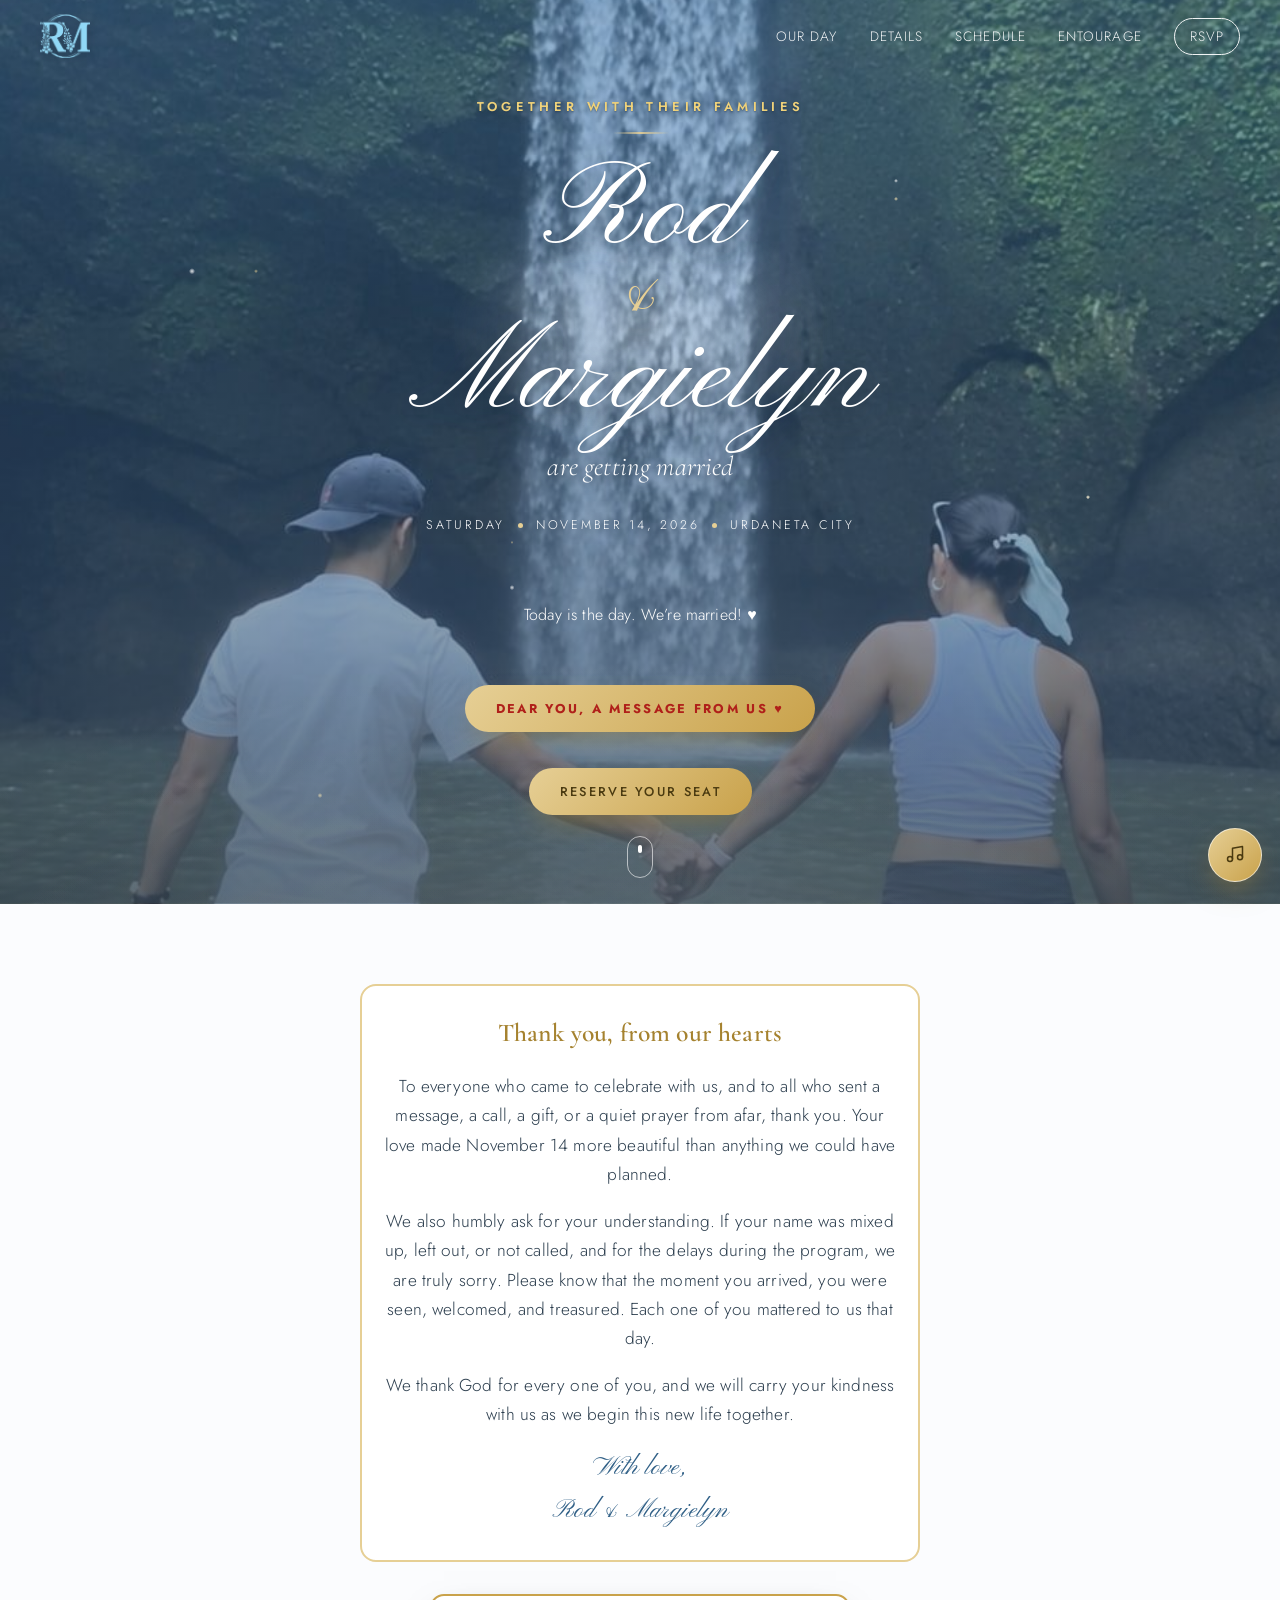
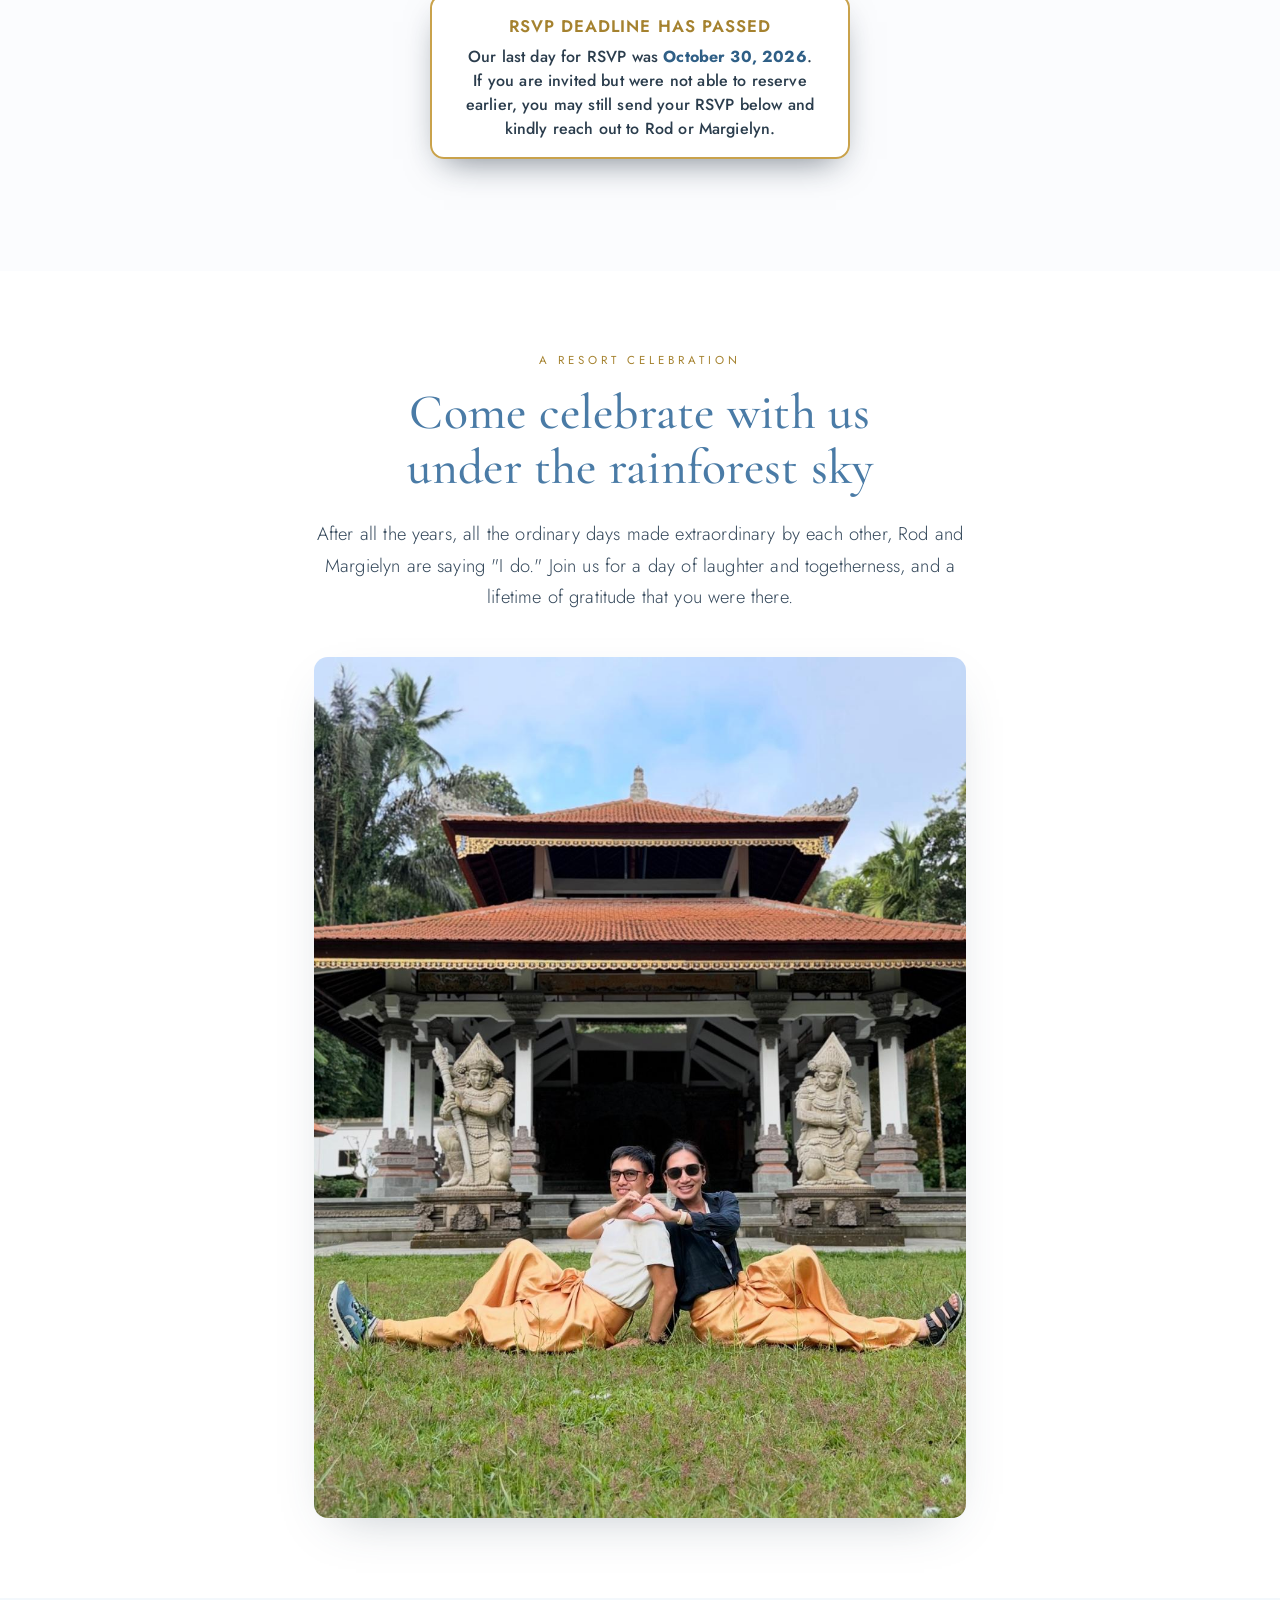
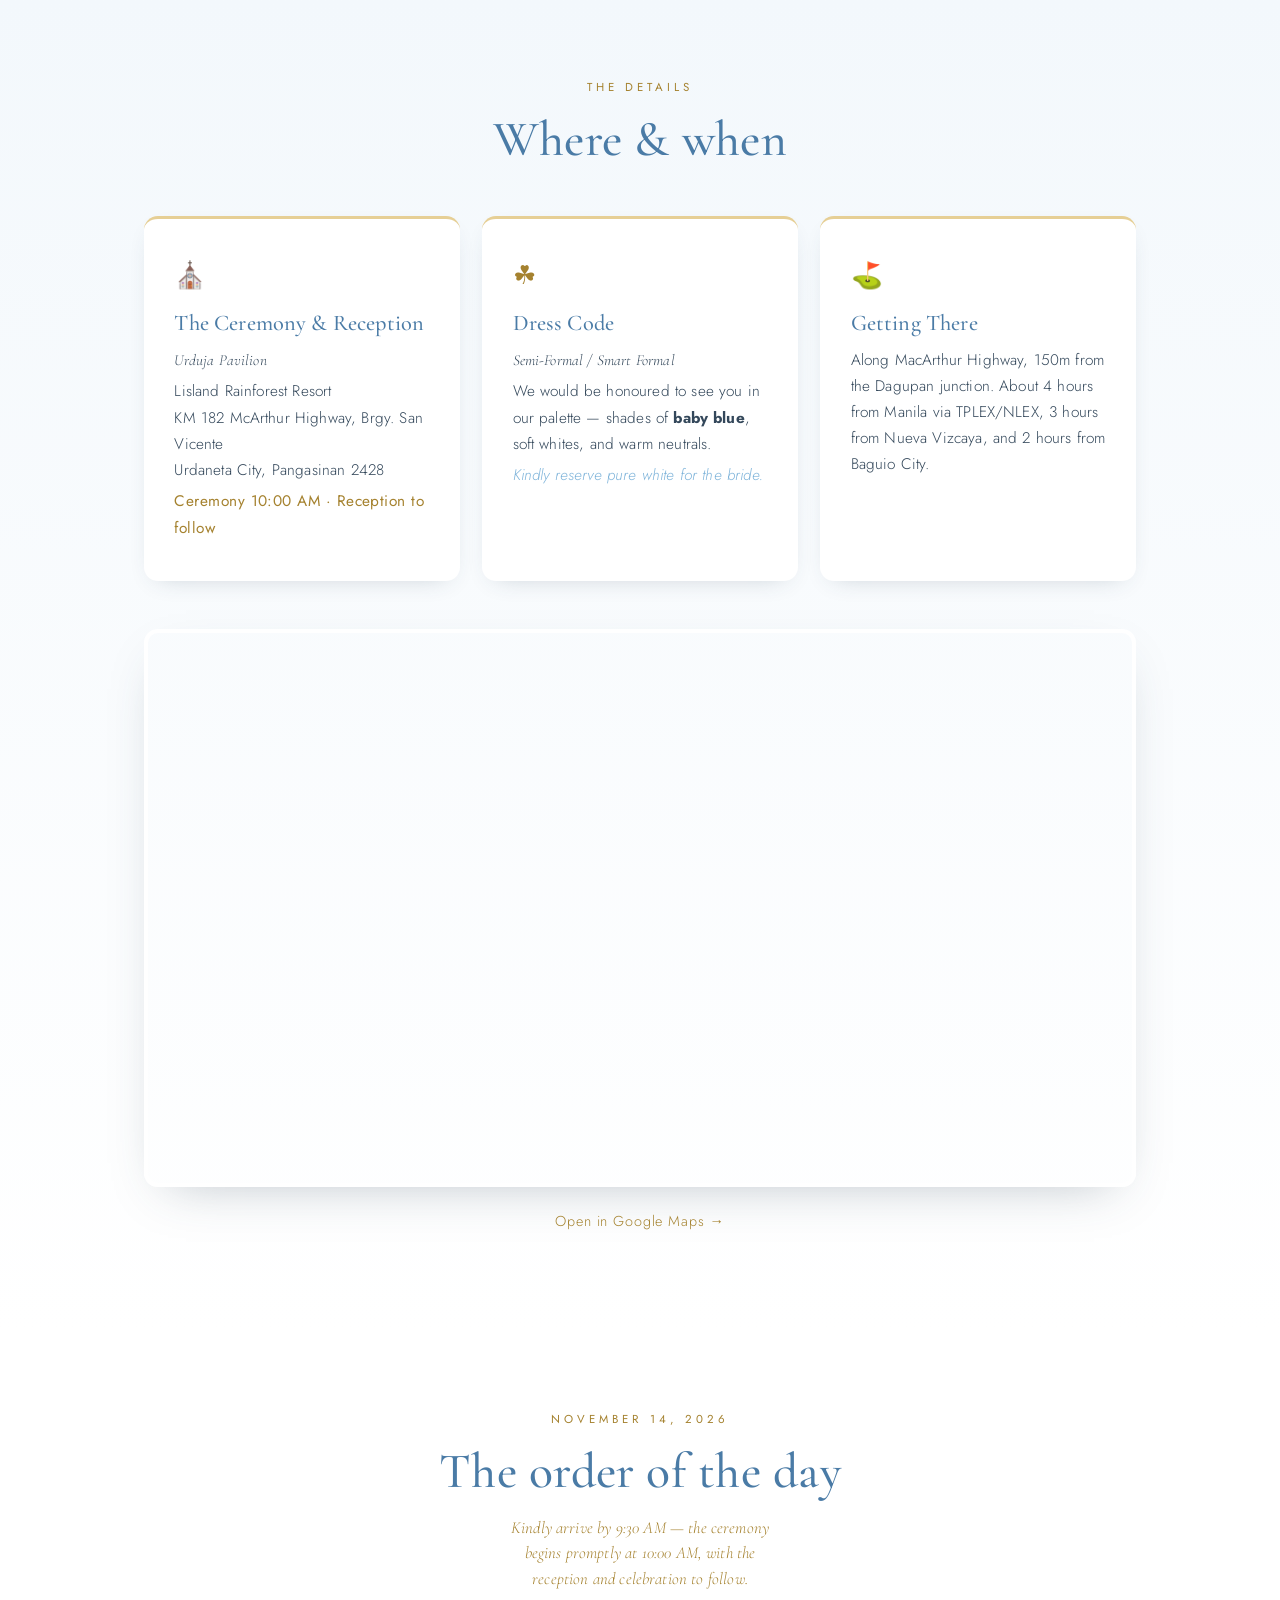
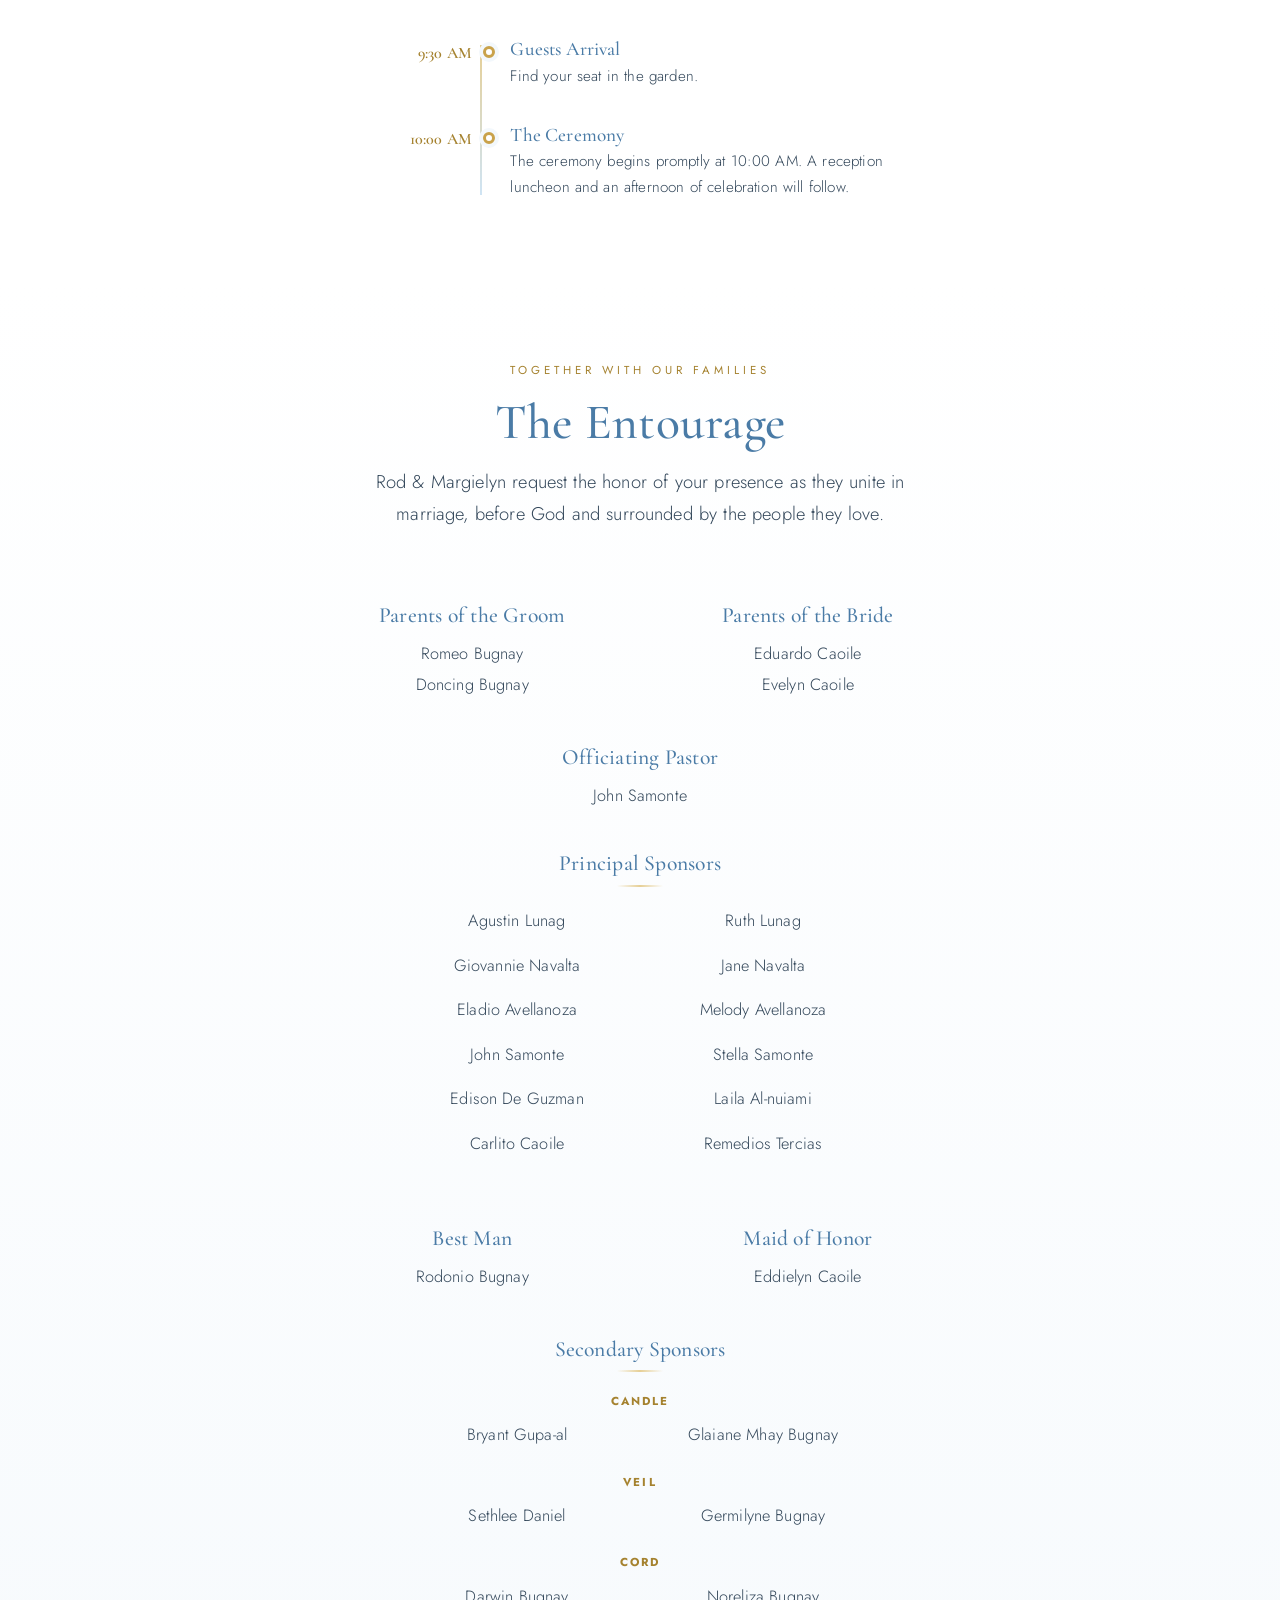
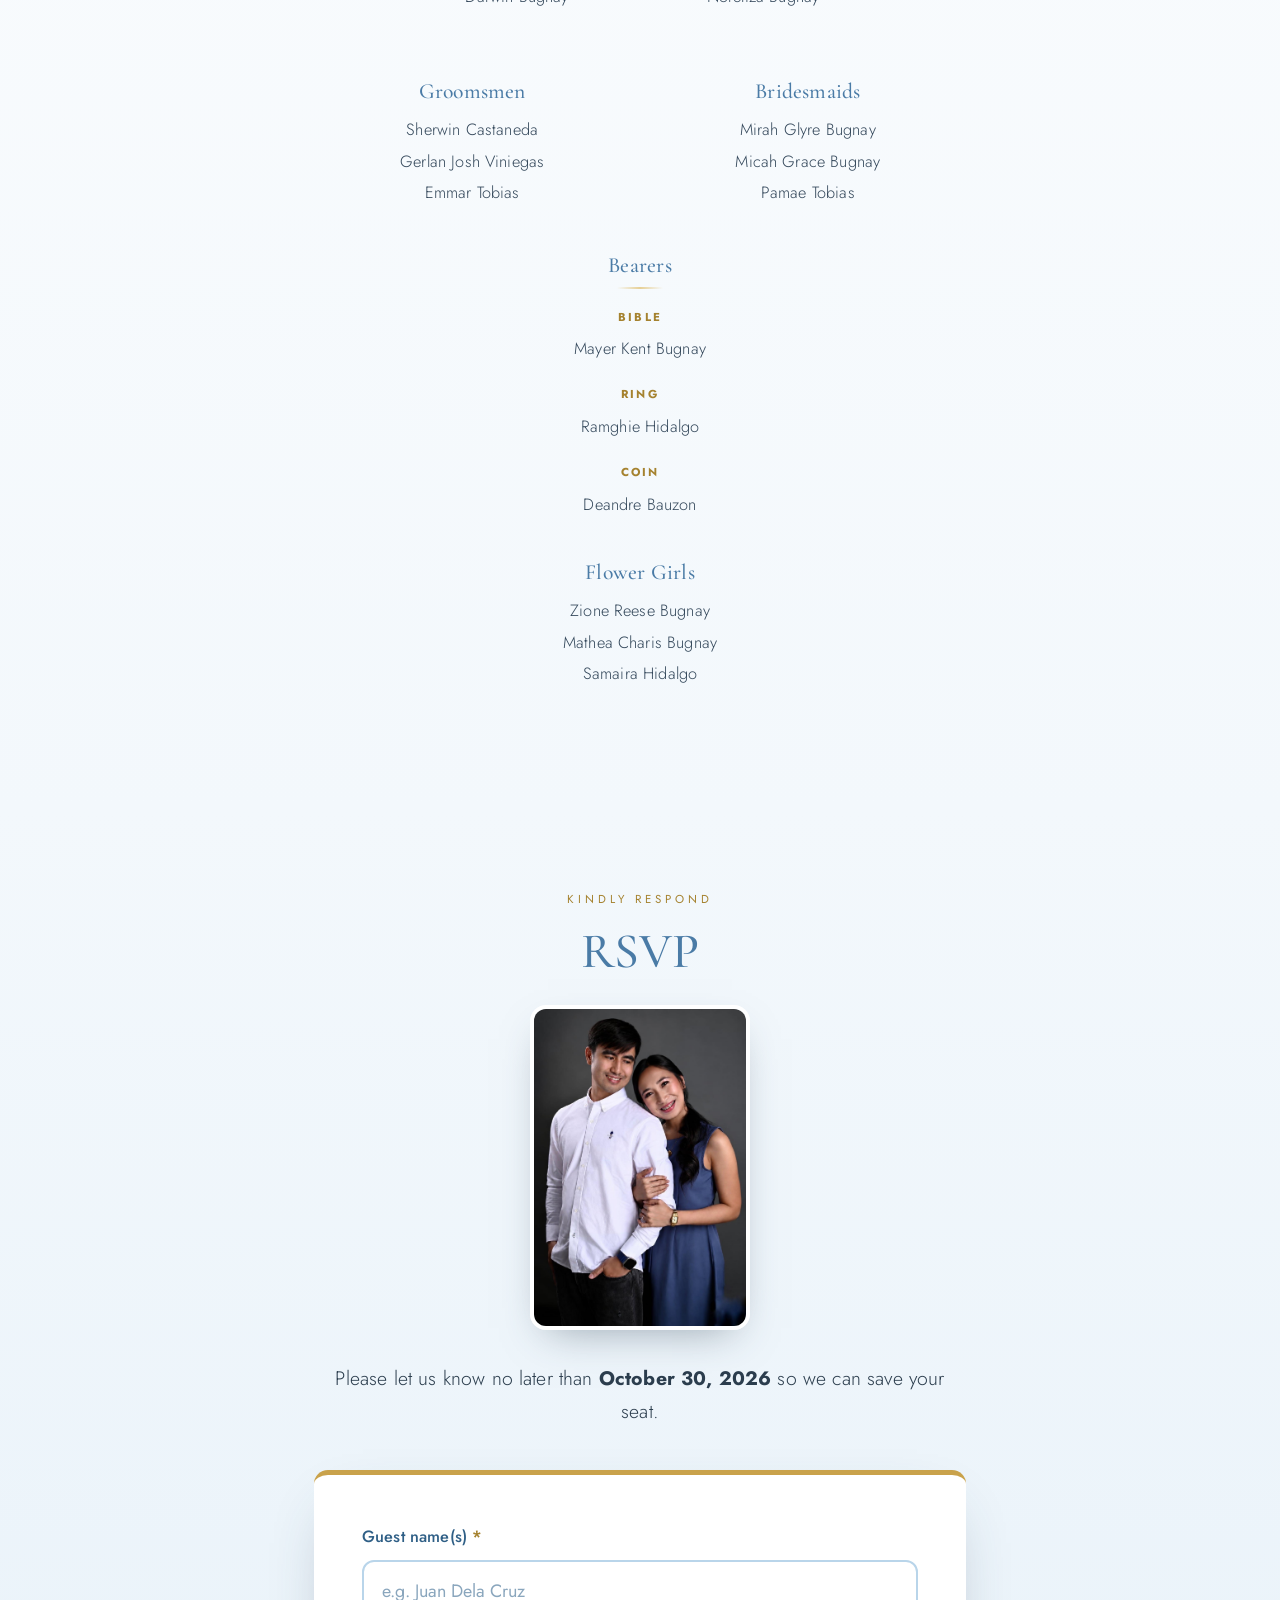
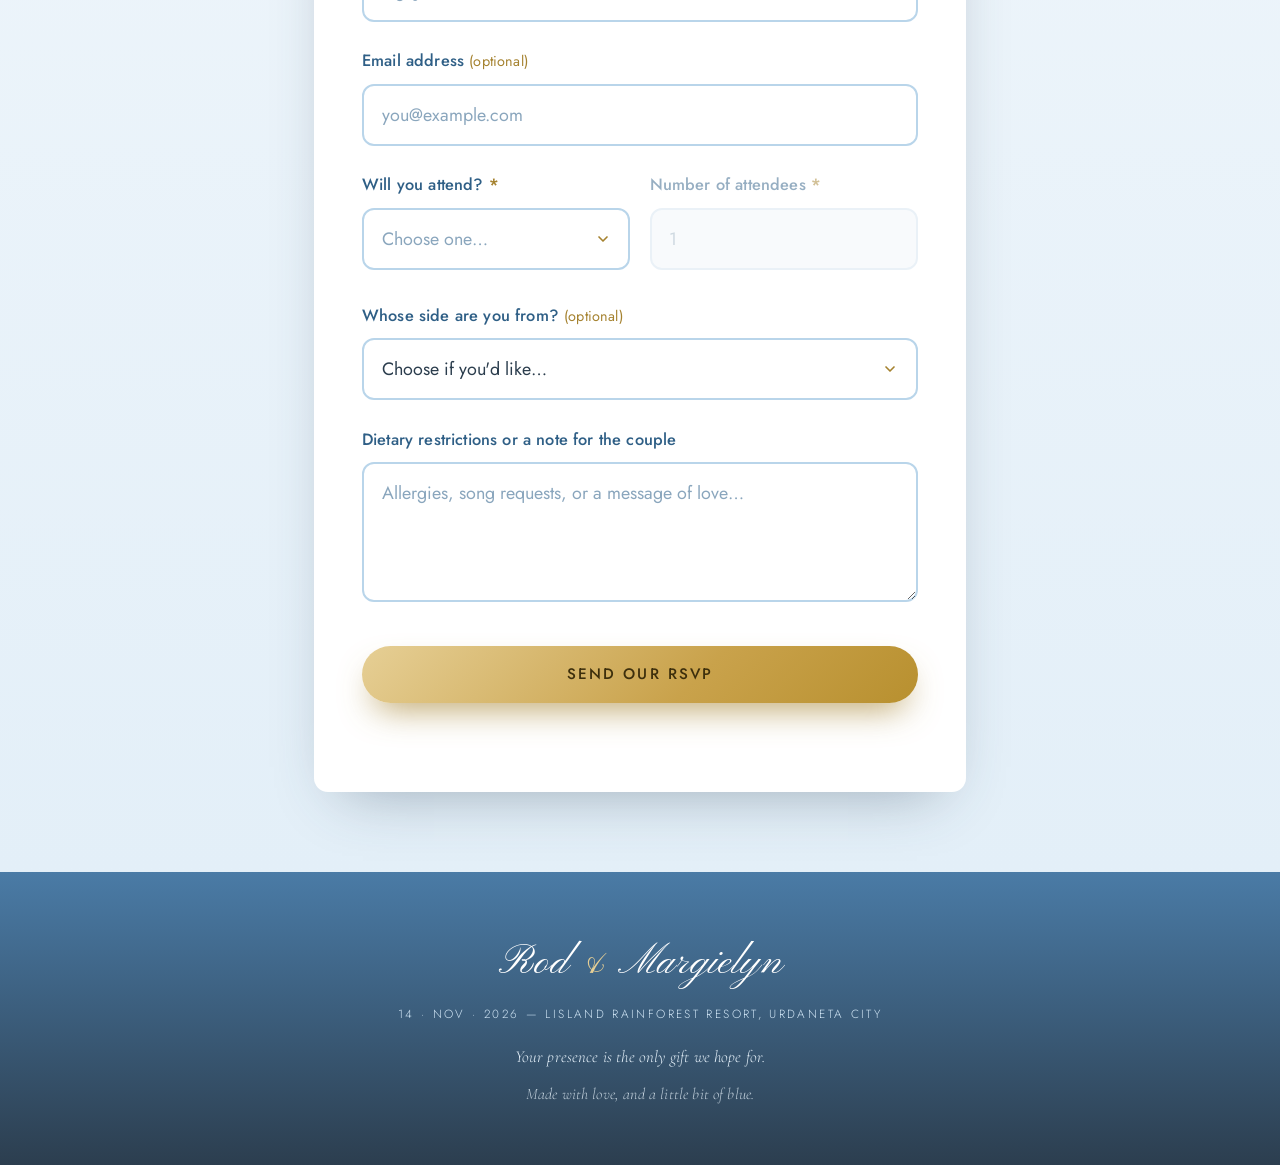
<file: index.html>
<!DOCTYPE html>
<html lang="en">
<head>
  <meta charset="UTF-8" />
  <meta name="viewport" content="width=device-width, initial-scale=1.0" />
  <title>Rod &amp; Margielyn · November 14, 2026</title>
  <meta name="description" content="Rod and Margielyn are getting married at Lisland Rainforest Resort, Urdaneta City — November 14, 2026. RSVP here." />

  <!-- Fonts: Cormorant Garamond (display), Pinyon Script (couple's names), Jost (body) -->
  <link rel="preconnect" href="https://fonts.googleapis.com" />
  <link rel="preconnect" href="https://fonts.gstatic.com" crossorigin />
  <link href="https://fonts.googleapis.com/css2?family=Cormorant+Garamond:ital,wght@0,400;0,500;0,600;1,400&family=Jost:wght@300;400;500&family=Pinyon+Script&display=swap" rel="stylesheet" />

    <link rel="stylesheet" href="styles.css?v=2" />

  <!-- Google Analytics -->
  <script async src="https://www.googletagmanager.com/gtag/js?id=G-Q2QJZC7J0R"></script>
  <script>
    window.dataLayer = window.dataLayer || [];
    function gtag(){dataLayer.push(arguments);}
    gtag('js', new Date());
    gtag('config', 'G-Q2QJZC7J0R');
  </script>

</head>
<body>

  <!-- ============ NAV ============ -->
  <header class="nav" id="nav">
    <a href="#hero" class="nav__brand"><img src="logo.png" alt="Rod & Margielyn" class="nav__logo" /></a>
    <nav class="nav__links" aria-label="Primary">
      <a href="#story">Our Day</a>
      <a href="#details">Details</a>
      <a href="#schedule">Schedule</a>
      <a href="#entourage">Entourage</a>
      <a href="#rsvp" class="nav__cta">RSVP</a>
    </nav>
  </header>

  <!-- ============ HERO ============ -->
  <section class="hero" id="hero">
    <!-- animated "water" layers form the signature backdrop -->
    <div class="hero__water" aria-hidden="true">
      <span class="wave wave--1"></span>
      <span class="wave wave--2"></span>
      <span class="wave wave--3"></span>
      <span class="shimmer"></span>
    </div>

    <div class="hero__inner">
      <p class="hero__eyebrow reveal">Together with their families</p>
      <h1 class="hero__names reveal">
        <span>Rod</span>
        <span class="hero__amp">&amp;</span>
        <span>Margielyn</span>
      </h1>
      <p class="hero__tag reveal">are getting married</p>

      <div class="hero__meta reveal">
        <span>Saturday</span>
        <span class="dot" aria-hidden="true"></span>
        <span>November 14, 2026</span>
        <span class="dot" aria-hidden="true"></span>
        <span>Urdaneta City</span>
      </div>

      <!-- Countdown -->
      <div class="countdown reveal" id="countdown" aria-live="polite">
        <div class="countdown__unit"><span class="countdown__num" data-unit="days">--</span><span class="countdown__label">Days</span></div>
        <div class="countdown__unit"><span class="countdown__num" data-unit="hours">--</span><span class="countdown__label">Hours</span></div>
        <div class="countdown__unit"><span class="countdown__num" data-unit="minutes">--</span><span class="countdown__label">Minutes</span></div>
        <div class="countdown__unit"><span class="countdown__num" data-unit="seconds">--</span><span class="countdown__label">Seconds</span></div>
      </div>

      <a href="#thanks" class="btn btn--gold reveal" style="color:#b0201a; font-weight:700;">Dear you, a message from us &#9829;</a>
      <br /><br />
      <a href="#rsvp" class="btn btn--gold reveal">Reserve your seat</a>
      

    </div>

    <a href="#story" class="hero__scroll" aria-label="Scroll to content"><span></span></a>
  </section>

  <!-- ============ THANK YOU (after the wedding) ============ -->
  <section class="section thanks" id="thanks">
    <div class="container container--narrow center">
        <!-- Thank-you note (after the wedding) -->
        <div class="thanks-note reveal" style="margin:0 auto 2rem;">
          <p class="thanks-note__title">Thank you, from our hearts</p>
          <p>To everyone who came to celebrate with us, and to all who sent a message,
             a call, a gift, or a quiet prayer from afar, thank you. Your love made
             November 14 more beautiful than anything we could have planned.</p>
          <p>We also humbly ask for your understanding. If your name was mixed up,
             left out, or not called, and for the delays during the program, we are
             truly sorry. Please know that the moment you arrived, you were seen,
             welcomed, and treasured. Each one of you mattered to us that day.</p>
          <p>We thank God for every one of you, and we will carry your kindness with us
             as we begin this new life together.</p>
          <p class="thanks-note__sign">With love,<br />Rod &amp; Margielyn</p>
        </div>

        <!-- RSVP closed notice -->
        <div class="rsvp-closed">
          <p class="rsvp-closed__title">RSVP deadline has passed</p>
          <p class="rsvp-closed__text">Our last day for RSVP was <strong>October 30, 2026</strong>.<br />If you are invited but were not able to reserve earlier, you may still send your RSVP below and kindly reach out to Rod or Margielyn.</p>
        </div>
    </div>
  </section>

  <!-- ============ STORY / INTRO ============ -->
  <section class="section story" id="story">
    <div class="container container--narrow center">
      <p class="eyebrow reveal">A resort celebration</p>
      <h2 class="reveal">Come celebrate with us<br />under the rainforest sky</h2>
      <p class="lead reveal">
        After all the years, all the ordinary days made extraordinary by each other,
        Rod and Margielyn are saying "I do." Join us for a day of
        laughter and togetherness, and a lifetime of gratitude that you were there.
      </p>
      <figure class="story__photo reveal">
        <img src="rm2.jpg" alt="Rod and Margielyn" />
      </figure>
    </div>
  </section>

  <!-- ============ DETAILS ============ -->
  <section class="section details" id="details">
    <div class="container">
      <div class="center">
        <p class="eyebrow reveal">The details</p>
        <h2 class="reveal">Where &amp; when</h2>
      </div>

      <div class="details__grid">
        <article class="card reveal">
          <span class="card__icon" aria-hidden="true">&#9962;</span>
          <h3>The Ceremony &amp; Reception</h3>
          <p class="card__place">Urduja Pavilion</p>
          <p>Lisland Rainforest Resort<br />
             KM 182 McArthur Highway, Brgy. San Vicente<br />
             Urdaneta City, Pangasinan 2428</p>
          <p class="card__time">Ceremony 10:00 AM &middot; Reception to follow</p>
        </article>

        <article class="card reveal">
          <span class="card__icon" aria-hidden="true">&#9752;</span>
          <h3>Dress Code</h3>
          <p class="card__place">Semi-Formal / Smart Formal</p>
          <p>We would be honoured to see you in our palette —
             shades of <strong>baby blue</strong>, soft whites, and warm neutrals.</p>
          <p class="card__note">Kindly reserve pure white for the bride.</p>
        </article>

        <article class="card reveal">
          <span class="card__icon" aria-hidden="true">&#9971;</span>
          <h3>Getting There</h3>
          <p>Along MacArthur Highway, 150m from the Dagupan junction.
             About 4 hours from Manila via TPLEX/NLEX, 3 hours from Nueva Vizcaya,
             and 2 hours from Baguio City.</p>
        </article>
      </div>

      <!-- Map -->
      <div class="map reveal">
        <iframe
          title="Map to Lisland Rainforest Resort"
          src="https://www.google.com/maps?q=Lisland%20Rainforest%20Resort%2C%20McArthur%20Highway%2C%20San%20Vicente%2C%20Urdaneta%20City%2C%20Pangasinan&output=embed"
          loading="lazy"
          referrerpolicy="no-referrer-when-downgrade"
          allowfullscreen></iframe>
      </div>
      <p class="center map__link reveal">
        <a href="https://www.google.com/maps/search/?api=1&query=Lisland+Rainforest+Resort+Urdaneta+City" target="_blank" rel="noopener">Open in Google Maps &rarr;</a>
      </p>
    </div>
  </section>

  <!-- ============ SCHEDULE ============ -->
  <section class="section schedule" id="schedule">
    <div class="container container--narrow">
      <div class="center">
        <p class="eyebrow reveal">November 14, 2026</p>
        <h2 class="reveal">The order of the day</h2>
        <p class="schedule__note reveal">Kindly arrive by 9:30 AM — the ceremony begins promptly at 10:00 AM, with the reception and celebration to follow.</p>
      </div>

      <ol class="timeline">
        <li class="timeline__item reveal">
          <span class="timeline__time">9:30 AM</span>
          <div class="timeline__body">
            <h3>Guests Arrival</h3>
            <p>Find your seat in the garden.</p>
          </div>
        </li>
        <li class="timeline__item reveal">
          <span class="timeline__time">10:00 AM</span>
          <div class="timeline__body">
            <h3>The Ceremony</h3>
            <p>The ceremony begins promptly at 10:00 AM. A reception luncheon and an afternoon of celebration will follow.</p>
          </div>
        </li>
      </ol>
    </div>
  </section>

  <!-- ============ ENTOURAGE ============ -->
  <section class="section entourage" id="entourage">
    <div class="container container--narrow">
      <div class="center">
        <p class="eyebrow reveal">Together with our families</p>
        <h2 class="reveal">The Entourage</h2>
        <p class="lead reveal">Rod &amp; Margielyn request the honor of your presence
          as they unite in marriage, before God and surrounded by the people they love.</p>
      </div>

      <!-- Parents -->
      <div class="ent-grid reveal">
        <div class="ent-col">
          <h3 class="ent-role">Parents of the Groom</h3>
          <p>Romeo Bugnay</p>
          <p>Doncing Bugnay</p>
        </div>
        <div class="ent-col">
          <h3 class="ent-role">Parents of the Bride</h3>
          <p>Eduardo Caoile</p>
          <p>Evelyn Caoile</p>
        </div>
      </div>

      <!-- Officiant -->
      <div class="ent-single reveal">
        <h3 class="ent-role">Officiating Pastor</h3>
        <p>John Samonte</p>
      </div>

      <!-- Principal Sponsors -->
      <div class="ent-block reveal">
        <h3 class="ent-role center">Principal Sponsors</h3>
        <div class="ent-pairs">
          <div class="ent-pair"><span>Agustin Lunag</span><span>Ruth Lunag</span></div>
          <div class="ent-pair"><span>Giovannie Navalta</span><span>Jane Navalta</span></div>
          <div class="ent-pair"><span>Eladio Avellanoza</span><span>Melody Avellanoza</span></div>
          <div class="ent-pair"><span>John Samonte</span><span>Stella Samonte</span></div>
          <div class="ent-pair"><span>Edison De Guzman</span><span>Laila Al-nuiami</span></div>
          <div class="ent-pair"><span>Carlito Caoile</span><span>Remedios Tercias</span></div>
        </div>
      </div>

      <!-- Honor attendants -->
      <div class="ent-grid reveal">
        <div class="ent-col">
          <h3 class="ent-role">Best Man</h3>
          <p>Rodonio Bugnay</p>
        </div>
        <div class="ent-col">
          <h3 class="ent-role">Maid of Honor</h3>
          <p>Eddielyn Caoile</p>
        </div>
      </div>

      <!-- Secondary Sponsors -->
      <div class="ent-block reveal">
        <h3 class="ent-role center">Secondary Sponsors</h3>
        <div class="ent-sub">
          <h4 class="ent-subrole">Candle</h4>
          <div class="ent-pair"><span>Bryant Gupa-al</span><span>Glaiane Mhay Bugnay</span></div>
        </div>
        <div class="ent-sub">
          <h4 class="ent-subrole">Veil</h4>
          <div class="ent-pair"><span>Sethlee Daniel</span><span>Germilyne Bugnay</span></div>
        </div>
        <div class="ent-sub">
          <h4 class="ent-subrole">Cord</h4>
          <div class="ent-pair"><span>Darwin Bugnay</span><span>Noreliza Bugnay</span></div>
        </div>
      </div>

      <!-- Groomsmen & Bridesmaids -->
      <div class="ent-grid reveal">
        <div class="ent-col">
          <h3 class="ent-role">Groomsmen</h3>
          <p>Sherwin Castaneda</p>
          <p>Gerlan Josh Viniegas</p>
          <p>Emmar Tobias</p>
        </div>
        <div class="ent-col">
          <h3 class="ent-role">Bridesmaids</h3>
          <p>Mirah Glyre Bugnay</p>
          <p>Micah Grace Bugnay</p>
          <p>Pamae Tobias</p>
        </div>
      </div>

      <!-- Bearers -->
      <div class="ent-block reveal">
        <h3 class="ent-role center">Bearers</h3>
        <div class="ent-sub">
          <h4 class="ent-subrole">Bible</h4>
          <p>Mayer Kent Bugnay</p>
        </div>
        <div class="ent-sub">
          <h4 class="ent-subrole">Ring</h4>
          <p>Ramghie Hidalgo</p>
        </div>
        <div class="ent-sub">
          <h4 class="ent-subrole">Coin</h4>
          <p>Deandre Bauzon</p>
        </div>
      </div>

      <!-- Flower Girls -->
      <div class="ent-single reveal">
        <h3 class="ent-role">Flower Girls</h3>
        <p>Zione Reese Bugnay</p>
        <p>Mathea Charis Bugnay</p>
        <p>Samaira Hidalgo</p>
      </div>
    </div>
  </section>

  <!-- ============ RSVP ============ -->
  <section class="section rsvp" id="rsvp">
    <div class="container container--narrow">
      <div class="center">
        <p class="eyebrow reveal">Kindly respond</p>
        <h2 class="reveal">RSVP</h2>
        <figure class="rsvp__portrait reveal">
          <img src="rsvp-couple.jpg" alt="Rod and Margielyn" />
        </figure>
        <p class="lead reveal">Please let us know no later than <strong>October 30, 2026</strong>
           so we can save your seat.</p>
      </div>
      <form class="rsvp__form reveal" id="rsvpForm" novalidate>
        <div class="field">
          <label for="guestName">Guest name(s) <span aria-hidden="true">*</span></label>
          <input type="text" id="guestName" name="guestName" autocomplete="name"
                    placeholder="e.g. Juan Dela Cruz" required />
          <p class="field__error" data-error-for="guestName"></p>
        </div>

        <div class="field">
          <label for="email">Email address <span class="field__opt">(optional)</span></label>
          <input type="email" id="email" name="email" autocomplete="email"
                 placeholder="you@example.com" />
          <p class="field__error" data-error-for="email"></p>
        </div>

        <div class="field-row">
          <div class="field">
            <label for="attendance">Will you attend? <span aria-hidden="true">*</span></label>
            <select id="attendance" name="attendance" required>
              <option value="" disabled selected>Choose one…</option>
              <option value="Joyfully Accepts">Joyfully accepts</option>
              <option value="Regretfully Declines">Regretfully declines</option>
            </select>
            <p class="field__error" data-error-for="attendance"></p>
          </div>

          <div class="field" id="guestsField">
            <label for="attendees">Number of attendees <span aria-hidden="true">*</span></label>
          <input type="number" id="attendees" name="attendees" min="1" max="10"
                 step="1" inputmode="numeric" value="1" />
            <p class="field__error" data-error-for="attendees"></p>
          </div>
        </div>

        <div class="field">
          <label for="side">Whose side are you from? <span class="field__opt">(optional)</span></label>
          <select id="side" name="side">
            <option value="" selected>Choose if you'd like…</option>
            <option value="Groom">Groom's side</option>
            <option value="Bride">Bride's side</option>
            <option value="Both">Both / Family friend</option>
          </select>
        </div>

        <div class="field">
          <label for="notes">Dietary restrictions or a note for the couple</label>
          <textarea id="notes" name="notes" rows="4"
                    placeholder="Allergies, song requests, or a message of love…"></textarea>
        </div>

        <!-- honeypot: hidden from humans, catches bots -->
        <input type="text" name="_gotcha" tabindex="-1" autocomplete="off"
               class="hp" aria-hidden="true" />

        <button type="submit" class="btn btn--gold btn--block" id="submitBtn">
          Send our RSVP
        </button>

        <p class="rsvp__status" id="formStatus" role="status" aria-live="polite"></p>
      </form>
    </div>
  </section>

  <!-- ============ FOOTER ============ -->
  <footer class="footer">
    <p class="footer__names">Rod <span>&amp;</span> Margielyn</p>
    <p class="footer__date">14 &middot; Nov &middot; 2026 — Lisland Rainforest Resort, Urdaneta City</p>
    <p class="footer__gift">Your presence is the only gift we hope for.</p>
    <p class="footer__love">Made with love, and a little bit of blue.</p>
  </footer>

  <!-- Floating music player -->
  <button id="musicBtn" class="music-btn" aria-label="Play wedding music" title="Play music">
    <span class="music-btn__icon" aria-hidden="true">
      <svg viewBox="0 0 24 24" width="20" height="20" fill="none" stroke="currentColor" stroke-width="1.8" stroke-linecap="round" stroke-linejoin="round">
        <path d="M9 18V5l12-2v13"></path>
        <circle cx="6" cy="18" r="3"></circle>
        <circle cx="18" cy="16" r="3"></circle>
      </svg>
    </span>
    <span class="music-btn__bars" aria-hidden="true"><i></i><i></i><i></i><i></i></span>
  </button>
  <audio id="weddingAudio" loop preload="none">
    <source src="song.m4a" type="audio/mp4">
  </audio>

  <script src="script.js"></script>
</body>
</html>
</file>
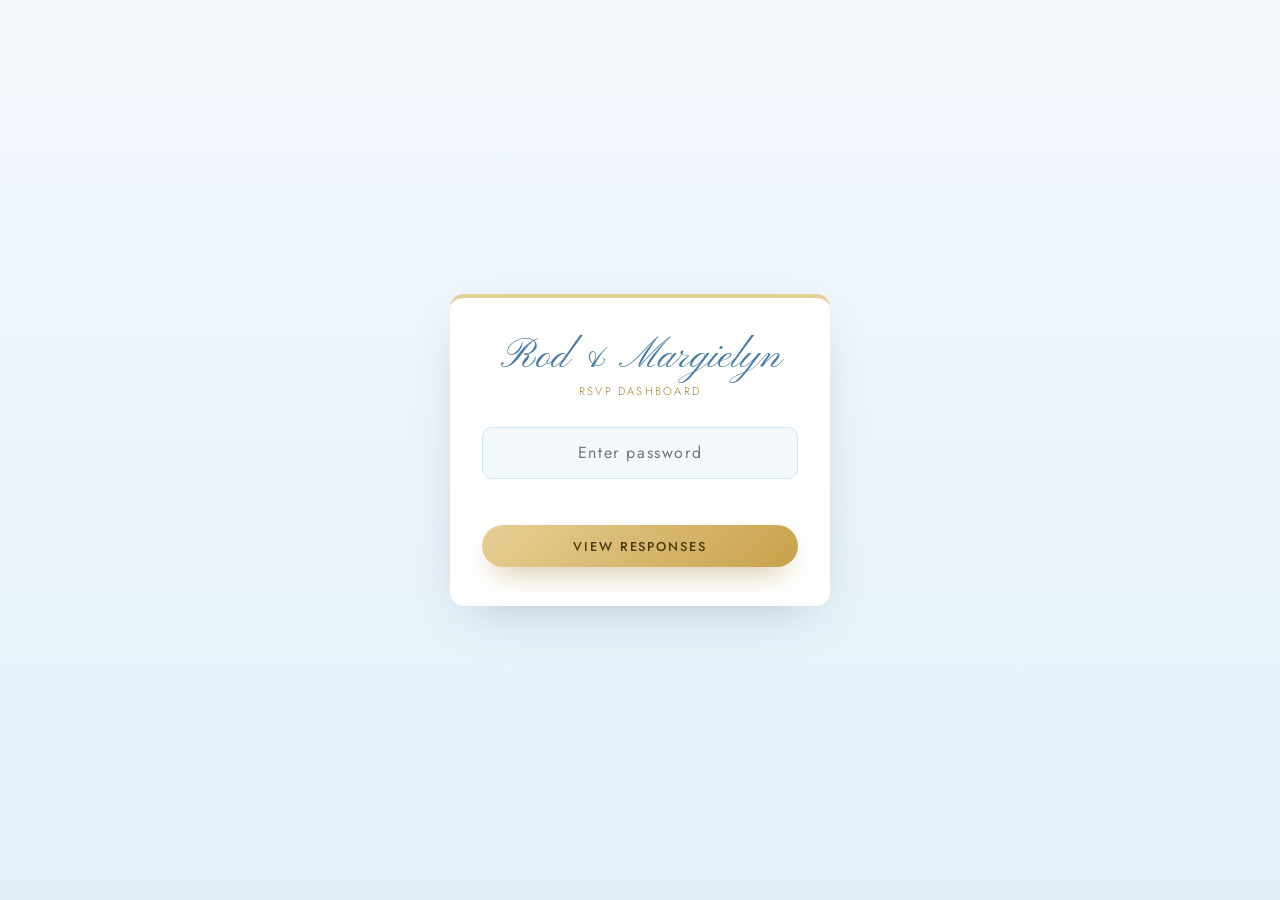
<file: dashboard (2).html>
<!DOCTYPE html>
<html lang="en">
<head>
  <meta charset="UTF-8" />
  <meta name="viewport" content="width=device-width, initial-scale=1.0" />
  <title>RSVP Dashboard · Rod &amp; Margielyn</title>
  <meta name="robots" content="noindex, nofollow" />

  <link rel="preconnect" href="https://fonts.googleapis.com" />
  <link rel="preconnect" href="https://fonts.gstatic.com" crossorigin />
  <link href="https://fonts.googleapis.com/css2?family=Cormorant+Garamond:ital,wght@0,400;0,500;0,600;1,400&family=Jost:wght@300;400;500&family=Pinyon+Script&display=swap" rel="stylesheet" />

  <style>
    /* ---- tokens (match main site) ---- */
    :root{
      --blue-50:#f3f8fc; --blue-100:#e3eff8; --blue-200:#cfe4f4; --blue-300:#a9cfe9;
      --blue-400:#7fb4da; --blue-600:#4a7ba6; --ink:#33475a;
      --white:#fff; --linen:#fbfcfe; --gold:#c9a24b; --gold-soft:#e6cf95; --gold-deep:#a5822f;
      --font-display:"Cormorant Garamond",Georgia,serif;
      --font-script:"Pinyon Script",cursive;
      --font-body:"Jost","Helvetica Neue",Arial,sans-serif;
      --radius:14px; --shadow:0 18px 50px -24px rgba(51,71,90,.35);
      --shadow-sm:0 8px 24px -14px rgba(51,71,90,.3);
    }
    *{box-sizing:border-box}
    body{margin:0;font-family:var(--font-body);font-weight:300;color:var(--ink);
      background:linear-gradient(180deg,var(--blue-50),var(--blue-100));min-height:100vh;line-height:1.6}
    h1,h2,h3{font-family:var(--font-display);color:var(--blue-600);margin:0}
    a{color:var(--gold-deep)}

    /* ---- gate ---- */
    .gate{min-height:100vh;display:grid;place-items:center;padding:1.5rem}
    .gate__card{background:var(--white);border-radius:var(--radius);box-shadow:var(--shadow);
      border-top:4px solid var(--gold-soft);padding:2.4rem 2rem;max-width:380px;width:100%;text-align:center}
    .gate__names{font-family:var(--font-script);font-size:2.6rem;color:var(--blue-600);line-height:1;margin-bottom:.3rem}
    .gate__sub{text-transform:uppercase;letter-spacing:.2em;font-size:.7rem;color:var(--gold-deep);margin-bottom:1.6rem}
    .gate input{width:100%;padding:.85rem 1rem;font-size:1rem;font-family:var(--font-body);
      border:1.5px solid var(--blue-200);border-radius:10px;background:var(--blue-50);text-align:center;letter-spacing:.1em}
    .gate input:focus{outline:none;border-color:var(--gold);background:var(--white);box-shadow:0 0 0 4px rgba(201,162,75,.15)}
    .gate__err{color:#c0574f;font-size:.85rem;min-height:1.1rem;margin:.6rem 0 0}
    .btn{display:inline-block;cursor:pointer;border:none;font-family:var(--font-body);font-size:.8rem;
      font-weight:500;text-transform:uppercase;letter-spacing:.15em;padding:.9em 2em;border-radius:100px;
      background:linear-gradient(135deg,var(--gold-soft),var(--gold));color:#4a3a10;
      box-shadow:0 12px 30px -12px rgba(165,130,47,.7);transition:transform .2s,box-shadow .2s;margin-top:1.2rem;width:100%}
    .btn:hover{transform:translateY(-2px)}

    /* ---- dashboard ---- */
    .dash{display:none;max-width:1000px;margin:0 auto;padding:1.5rem 1.1rem 4rem}
    .dash.is-on{display:block}
    .dash__head{text-align:center;padding:1.6rem 0 1.2rem}
    .dash__names{font-family:var(--font-script);font-size:2.6rem;color:var(--blue-600);line-height:1}
    .dash__title{text-transform:uppercase;letter-spacing:.25em;font-size:.72rem;color:var(--gold-deep);margin-top:.2rem}

    .stats{display:grid;grid-template-columns:repeat(auto-fit,minmax(150px,1fr));gap:.9rem;margin-bottom:1.4rem}
    .stat{background:var(--white);border-radius:var(--radius);box-shadow:var(--shadow-sm);
      border-top:3px solid var(--gold-soft);padding:1.3rem 1rem;text-align:center}
    .stat__num{font-family:var(--font-display);font-weight:600;font-size:2.6rem;color:var(--blue-600);line-height:1}
    .stat__label{text-transform:uppercase;letter-spacing:.12em;font-size:.66rem;color:var(--gold-deep);margin-top:.4rem}
    .stat--accept .stat__num{color:#3f8f6b}
    .stat--decline .stat__num{color:#b98a8a}

    .toolbar{display:flex;flex-wrap:wrap;gap:.6rem;align-items:center;justify-content:space-between;margin-bottom:.9rem}
    .toolbar input{flex:1;min-width:160px;padding:.7rem .9rem;border:1.5px solid var(--blue-200);
      border-radius:10px;background:var(--white);font-family:var(--font-body);font-size:.95rem}
    .toolbar input:focus{outline:none;border-color:var(--gold)}
    .toolbar__btns{display:flex;gap:.5rem}
    .chip{cursor:pointer;border:1px solid var(--blue-200);background:var(--white);border-radius:100px;
      padding:.5em 1em;font-size:.78rem;font-family:var(--font-body);color:var(--ink);white-space:nowrap}
    .chip.is-active{background:var(--blue-600);color:var(--white);border-color:var(--blue-600)}

    .tablewrap{background:var(--white);border-radius:var(--radius);box-shadow:var(--shadow-sm);overflow-x:auto;-webkit-overflow-scrolling:touch;}
    .tablewrap table{min-width:640px;}
    table{width:100%;border-collapse:collapse;font-size:.9rem}
    th,td{text-align:left;padding:.85rem .9rem;border-bottom:1px solid var(--blue-100);vertical-align:top}
    th{background:var(--blue-50);font-family:var(--font-body);font-weight:500;text-transform:uppercase;
      letter-spacing:.06em;font-size:.68rem;color:var(--blue-600)}
    tr:last-child td{border-bottom:none}
    .tag{display:inline-block;padding:.2em .7em;border-radius:100px;font-size:.72rem;white-space:nowrap}
    .tag--yes{background:#e5f3ec;color:#2f7d5b}
    .tag--no{background:#f6ecec;color:#a86a6a}
    .muted{color:var(--blue-400)}
    .status{text-align:center;padding:2rem 1rem;color:var(--blue-400)}
    .refresh{cursor:pointer;color:var(--gold-deep);font-size:.82rem;text-decoration:none;letter-spacing:.05em}
    .foot{text-align:center;margin-top:1.4rem;font-size:.78rem;color:var(--blue-400)}
    .foot a{cursor:pointer}
    @media (max-width:560px){
      .dash__names{font-size:2.2rem}
      table{font-size:.86rem}
      th,td{padding:.6rem .55rem}
      .allot-input{width:56px;}
    }
      /* Allotment editable box */
    .allot-input{ width:64px; padding:.45rem .5rem; font-size:.95rem; text-align:center;
      border:1.5px solid var(--blue-200); border-radius:8px; background:var(--blue-50);
      color:var(--ink); font-family:var(--font-body); }
    .allot-input:focus{ outline:none; border-color:var(--gold); background:#fff;
      box-shadow:0 0 0 3px rgba(201,162,75,.18); }
    .allot-input.saved{ border-color:#3f8f6b; background:#eef7f1; }
  </style>
</head>
<body>

  <!-- ============ PASSWORD GATE ============ -->
  <div class="gate" id="gate">
    <div class="gate__card">
      <div class="gate__names">Rod &amp; Margielyn</div>
      <div class="gate__sub">RSVP Dashboard</div>
      <input type="password" id="pw" placeholder="Enter password" autocomplete="off" />
      <p class="gate__err" id="pwErr"></p>
      <button class="btn" id="enterBtn">View responses</button>
    </div>
  </div>

  <!-- ============ DASHBOARD ============ -->
  <div class="dash" id="dash">
    <div class="dash__head">
      <div class="dash__names">Rod &amp; Margielyn</div>
      <div class="dash__title">RSVP Dashboard</div>
    </div>

    <div class="stats">
      <div class="stat stat--accept"><div class="stat__num" id="sAttending">–</div><div class="stat__label">of 200 Seats Filled</div></div>
      <div class="stat"><div class="stat__num" id="sAllotted">–</div><div class="stat__label">of 200 Seats Allotted</div></div>
      <div class="stat"><div class="stat__num" id="sParties">–</div><div class="stat__label">Responses (Yes)</div></div>
      <div class="stat stat--decline"><div class="stat__num" id="sDeclined">–</div><div class="stat__label">Declined</div></div>
      <div class="stat"><div class="stat__num" id="sTotal">–</div><div class="stat__label">Total Replies</div></div>
    </div>

    <div class="toolbar">
      <input type="text" id="search" placeholder="Search a name…" />
      <div class="toolbar__btns">
        <button class="chip is-active" data-filter="all">All</button>
        <button class="chip" data-filter="yes">Attending</button>
        <button class="chip" data-filter="no">Declined</button>
      </div>
    </div>

    <div class="tablewrap">
      <table>
        <thead>
          <tr>
            <th>Name(s)</th>
            <th>Status</th>
            <th>Guests</th>
            <th>Allotted</th>
            <th class="col-email">Email</th>
            <th>Notes</th>
          </tr>
        </thead>
        <tbody id="rows">
          <tr><td colspan="6" class="status" id="loadingRow">Loading responses…</td></tr>
        </tbody>
      </table>
    </div>

    <p class="foot">
      <a class="refresh" id="refresh">↻ Refresh</a> &nbsp;·&nbsp;
      <a class="foot" id="logout">Lock dashboard</a>
    </p>
  </div>

  <script>
  (function(){
    "use strict";

    /* =====================================================
       CONFIG — edit these two values
       ===================================================== */
    // 1) The SAME Google Apps Script /exec URL used by the RSVP form
    var ENDPOINT = "https://script.google.com/macros/s/AKfycbwfu2KVJLzcZcZa3IJs7At3_P9hcy_CIXdCEIeIGKA2PJCC1PL6em_MOe4quDbV2tvZww/exec";
    // 2) Your dashboard password (note: this is light protection, not bank-grade)
    var PASSWORD = "rodm1114";
    /* ===================================================== */

    var allRows = [];
    var activeFilter = "all";

    // ---- gate ----
    var gate = document.getElementById("gate");
    var dash = document.getElementById("dash");
    var pw = document.getElementById("pw");
    var pwErr = document.getElementById("pwErr");

    function unlock(){
      if(pw.value === PASSWORD){
        sessionStorage.setItem("rm_ok","1");
        gate.style.display="none";
        dash.classList.add("is-on");
        loadData();
      } else {
        pwErr.textContent = "Incorrect password. Try again.";
        pw.value=""; pw.focus();
      }
    }
    document.getElementById("enterBtn").addEventListener("click", unlock);
    pw.addEventListener("keydown", function(e){ if(e.key==="Enter") unlock(); });

    // stay unlocked while the tab is open
    if(sessionStorage.getItem("rm_ok")==="1"){
      gate.style.display="none"; dash.classList.add("is-on"); loadData();
    }

    document.getElementById("logout").addEventListener("click", function(){
      sessionStorage.removeItem("rm_ok"); location.reload();
    });
    document.getElementById("refresh").addEventListener("click", loadData);

    // ---- fetch data from Apps Script (GET returns JSON) ----
    function loadData(){
      var body = document.getElementById("rows");
      body.innerHTML = '<tr><td colspan="6" class="status">Loading responses…</td></tr>';
      fetch(ENDPOINT + "?action=list")
        .then(function(r){ return r.json(); })
        .then(function(data){
          allRows = Array.isArray(data) ? data : (data.rows || []);
          render();
        })
        .catch(function(err){
          body.innerHTML = '<tr><td colspan="6" class="status">Couldn\u2019t load responses. Check the endpoint URL, then tap Refresh.</td></tr>';
          console.error(err);
        });
    }

    // ---- filters ----
    document.querySelectorAll(".chip").forEach(function(c){
      c.addEventListener("click", function(){
        document.querySelectorAll(".chip").forEach(function(x){x.classList.remove("is-active");});
        c.classList.add("is-active");
        activeFilter = c.getAttribute("data-filter");
        render();
      });
    });
    document.getElementById("search").addEventListener("input", render);

    // Save allotment when an allotted box changes (writes back to the sheet)
    document.getElementById("rows").addEventListener("change", function(e){
      var el = e.target;
      if (!el.classList || !el.classList.contains("allot-input")) return;
      var row = el.getAttribute("data-row");
      var val = el.value;
      // reflect locally so the total updates instantly
      allRows.forEach(function(r){ if (String(r.row)===String(row)) r.allotted = val; });
      render();
      // persist to the sheet (fire-and-forget, no-cors)
      var body = new URLSearchParams({ action:"setAllotment", row:row, allotted:val }).toString();
      fetch(ENDPOINT, { method:"POST", mode:"no-cors",
        headers:{ "Content-Type":"application/x-www-form-urlencoded" }, body:body })
        .then(function(){ el.classList.add("saved"); setTimeout(function(){ el.classList.remove("saved"); }, 900); })
        .catch(function(err){ console.error(err); });
    });

    function isYes(v){ return String(v||"").toLowerCase().indexOf("accept")>-1 || String(v||"").toLowerCase()==="yes"; }

    function render(){
      var q = document.getElementById("search").value.trim().toLowerCase();
      var body = document.getElementById("rows");

      // stats
      var attendingGuests=0, yesParties=0, declined=0;
      allRows.forEach(function(r){
        if(isYes(r.attendance)){ yesParties++; attendingGuests += (parseInt(r.attendees,10)||0); }
        else { declined++; }
      });
      var attEl = document.getElementById("sAttending");
      attEl.textContent = attendingGuests + " / 200";
      if (attendingGuests >= 200)      attEl.style.color = "#c0574f";
      else if (attendingGuests >= 180) attEl.style.color = "#c9a24b";
      else                             attEl.style.color = "#3f8f6b";
      // total of all allotted numbers, against 200
      var allottedTotal = 0;
      allRows.forEach(function(r){ allottedTotal += (parseInt(r.allotted,10)||0); });
      var alEl = document.getElementById("sAllotted");
      if (alEl){
        alEl.textContent = allottedTotal + " / 200";
        if (allottedTotal >= 200)      alEl.style.color = "#c0574f";
        else if (allottedTotal >= 180) alEl.style.color = "#c9a24b";
        else                           alEl.style.color = "#3f8f6b";
      }
      document.getElementById("sParties").textContent = yesParties;
      document.getElementById("sDeclined").textContent = declined;
      document.getElementById("sTotal").textContent = allRows.length;

      // rows (newest first)
      var list = allRows.slice().reverse().filter(function(r){
        var yes = isYes(r.attendance);
        if(activeFilter==="yes" && !yes) return false;
        if(activeFilter==="no" && yes) return false;
        if(q && String(r.guestName||"").toLowerCase().indexOf(q)===-1) return false;
        return true;
      });

      if(!list.length){
        body.innerHTML = '<tr><td colspan="6" class="status">No responses yet.</td></tr>';
        return;
      }

      body.innerHTML = list.map(function(r){
        var yes = isYes(r.attendance);
        var tag = yes ? '<span class="tag tag--yes">Attending</span>' : '<span class="tag tag--no">Declined</span>';
        var guests = yes ? (r.attendees||"—") : "—";
        var notes = r.notes ? escapeHtml(r.notes) : '<span class="muted">—</span>';
        return "<tr>"
          + "<td>"+escapeHtml(r.guestName||"—")+"</td>"
          + "<td>"+tag+"</td>"
          + "<td>"+escapeHtml(String(guests))+"</td>"
          + '<td><input class="allot-input" type="number" min="0" max="20" inputmode="numeric" '
              + 'value="'+escapeHtml(String(r.allotted||""))+'" '
              + 'data-row="'+escapeHtml(String(r.row||""))+'" placeholder="–"></td>'
          + '<td class="col-email">'+escapeHtml(r.email||"—")+"</td>"
          + "<td>"+notes+"</td>"
          + "</tr>";
      }).join("");
    }

    function escapeHtml(s){
      return String(s).replace(/[&<>"']/g,function(c){
        return {"&":"&amp;","<":"&lt;",">":"&gt;",'"':"&quot;","'":"&#39;"}[c];
      });
    }
  })();
  </script>
</body>
</html>
</file>
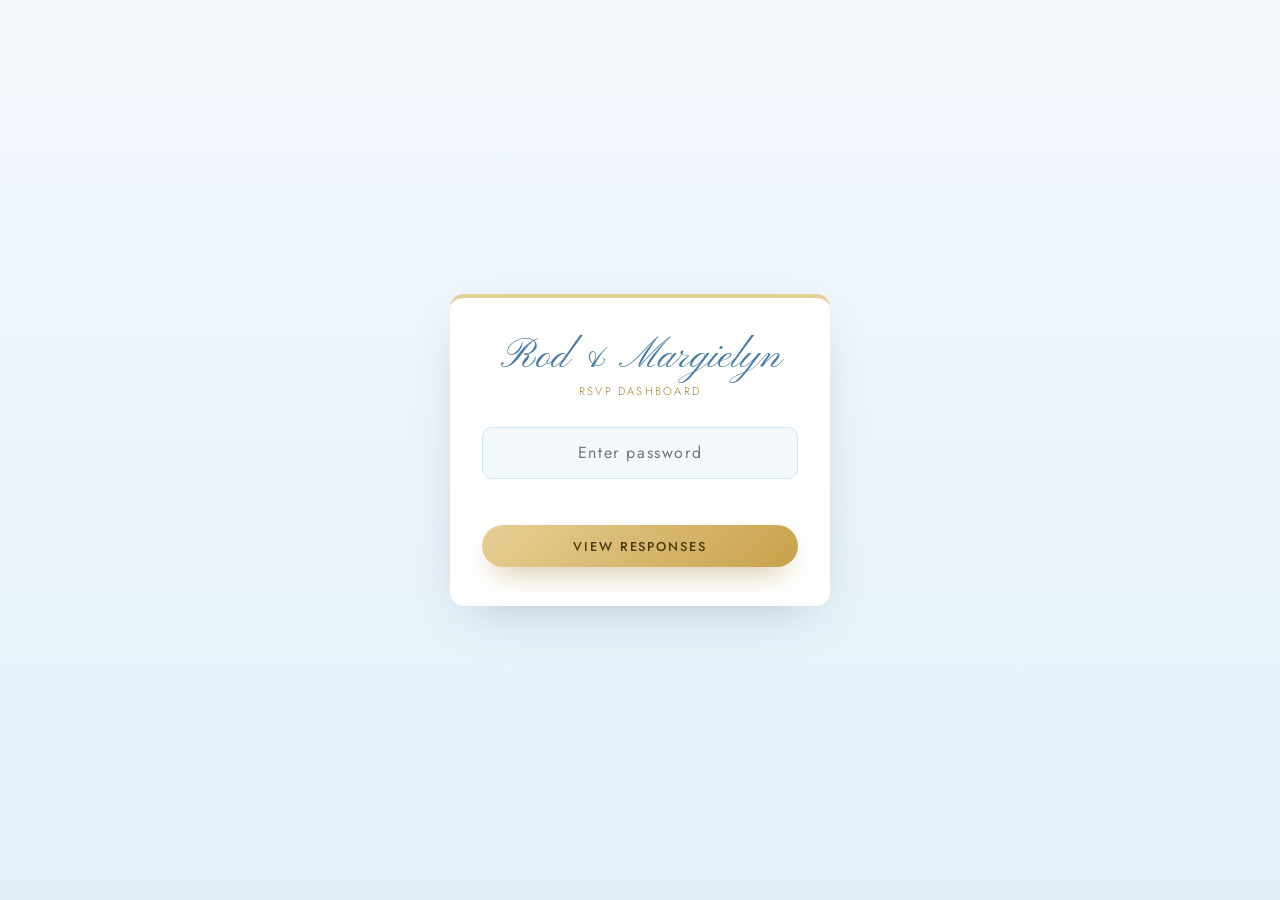
<file: dashboard.html>
<!DOCTYPE html>
<html lang="en">
<head>
  <meta charset="UTF-8" />
  <meta name="viewport" content="width=device-width, initial-scale=1.0" />
  <title>RSVP Dashboard · Rod &amp; Margielyn</title>
  <meta name="robots" content="noindex, nofollow" />

  <link rel="preconnect" href="https://fonts.googleapis.com" />
  <link rel="preconnect" href="https://fonts.gstatic.com" crossorigin />
  <link href="https://fonts.googleapis.com/css2?family=Cormorant+Garamond:ital,wght@0,400;0,500;0,600;1,400&family=Jost:wght@300;400;500&family=Pinyon+Script&display=swap" rel="stylesheet" />

  <style>
    /* ---- tokens (match main site) ---- */
    :root{
      --blue-50:#f3f8fc; --blue-100:#e3eff8; --blue-200:#cfe4f4; --blue-300:#a9cfe9;
      --blue-400:#7fb4da; --blue-600:#4a7ba6; --ink:#33475a;
      --white:#fff; --linen:#fbfcfe; --gold:#c9a24b; --gold-soft:#e6cf95; --gold-deep:#a5822f;
      --font-display:"Cormorant Garamond",Georgia,serif;
      --font-script:"Pinyon Script",cursive;
      --font-body:"Jost","Helvetica Neue",Arial,sans-serif;
      --radius:14px; --shadow:0 18px 50px -24px rgba(51,71,90,.35);
      --shadow-sm:0 8px 24px -14px rgba(51,71,90,.3);
    }
    *{box-sizing:border-box}
    body{margin:0;font-family:var(--font-body);font-weight:300;color:var(--ink);
      background:linear-gradient(180deg,var(--blue-50),var(--blue-100));min-height:100vh;line-height:1.6}
    h1,h2,h3{font-family:var(--font-display);color:var(--blue-600);margin:0}
    a{color:var(--gold-deep)}

    /* ---- gate ---- */
    .gate{min-height:100vh;display:grid;place-items:center;padding:1.5rem}
    .gate__card{background:var(--white);border-radius:var(--radius);box-shadow:var(--shadow);
      border-top:4px solid var(--gold-soft);padding:2.4rem 2rem;max-width:380px;width:100%;text-align:center}
    .gate__names{font-family:var(--font-script);font-size:2.6rem;color:var(--blue-600);line-height:1;margin-bottom:.3rem}
    .gate__sub{text-transform:uppercase;letter-spacing:.2em;font-size:.7rem;color:var(--gold-deep);margin-bottom:1.6rem}
    .gate input{width:100%;padding:.85rem 1rem;font-size:1rem;font-family:var(--font-body);
      border:1.5px solid var(--blue-200);border-radius:10px;background:var(--blue-50);text-align:center;letter-spacing:.1em}
    .gate input:focus{outline:none;border-color:var(--gold);background:var(--white);box-shadow:0 0 0 4px rgba(201,162,75,.15)}
    .gate__err{color:#c0574f;font-size:.85rem;min-height:1.1rem;margin:.6rem 0 0}
    .btn{display:inline-block;cursor:pointer;border:none;font-family:var(--font-body);font-size:.8rem;
      font-weight:500;text-transform:uppercase;letter-spacing:.15em;padding:.9em 2em;border-radius:100px;
      background:linear-gradient(135deg,var(--gold-soft),var(--gold));color:#4a3a10;
      box-shadow:0 12px 30px -12px rgba(165,130,47,.7);transition:transform .2s,box-shadow .2s;margin-top:1.2rem;width:100%}
    .btn:hover{transform:translateY(-2px)}

    /* ---- dashboard ---- */
    .dash{display:none;max-width:1000px;margin:0 auto;padding:1.5rem 1.1rem 4rem}
    .dash.is-on{display:block}
    .dash__head{text-align:center;padding:1.6rem 0 1.2rem}
    .dash__names{font-family:var(--font-script);font-size:2.6rem;color:var(--blue-600);line-height:1}
    .dash__title{text-transform:uppercase;letter-spacing:.25em;font-size:.72rem;color:var(--gold-deep);margin-top:.2rem}

    .stats{display:grid;grid-template-columns:repeat(auto-fit,minmax(150px,1fr));gap:.9rem;margin-bottom:1.4rem}
    .stat{background:var(--white);border-radius:var(--radius);box-shadow:var(--shadow-sm);
      border-top:3px solid var(--gold-soft);padding:1.3rem 1rem;text-align:center}
    .stat__num{font-family:var(--font-display);font-weight:600;font-size:2.6rem;color:var(--blue-600);line-height:1}
    .stat__label{text-transform:uppercase;letter-spacing:.12em;font-size:.66rem;color:var(--gold-deep);margin-top:.4rem}
    .stat--accept .stat__num{color:#3f8f6b}
    .stat--decline .stat__num{color:#b98a8a}
    .stat--groom .stat__num{color:#4a7ba6}
    .stat--bride .stat__num{color:#a5822f}
    .stat--shown{border-top-color:var(--gold)}
    .stat--shown .stat__num{color:#2f7d5b}

    .toolbar{display:flex;flex-wrap:wrap;gap:.6rem;align-items:center;justify-content:space-between;margin-bottom:.9rem}
    .toolbar input{flex:1;min-width:160px;padding:.7rem .9rem;border:1.5px solid var(--blue-200);
      border-radius:10px;background:var(--white);font-family:var(--font-body);font-size:.95rem}
    .toolbar input:focus{outline:none;border-color:var(--gold)}
    .toolbar__btns{display:flex;gap:.5rem}
    .chip{cursor:pointer;border:1px solid var(--blue-200);background:var(--white);border-radius:100px;
      padding:.5em 1em;font-size:.78rem;font-family:var(--font-body);color:var(--ink);white-space:nowrap}
    .chip.is-active{background:var(--blue-600);color:var(--white);border-color:var(--blue-600)}

    .tablewrap{background:var(--white);border-radius:var(--radius);box-shadow:var(--shadow-sm);overflow-x:auto;-webkit-overflow-scrolling:touch;}
    .tablewrap table{min-width:640px;}
    table{width:100%;border-collapse:collapse;font-size:.9rem}
    th,td{text-align:left;padding:.85rem .9rem;border-bottom:1px solid var(--blue-100);vertical-align:top}
    th{background:var(--blue-50);font-family:var(--font-body);font-weight:500;text-transform:uppercase;
      letter-spacing:.06em;font-size:.68rem;color:var(--blue-600)}
    tr:last-child td{border-bottom:none}
    .tag{display:inline-block;padding:.2em .7em;border-radius:100px;font-size:.72rem;white-space:nowrap}
    .tag--yes{background:#e5f3ec;color:#2f7d5b}
    .tag--no{background:#f6ecec;color:#a86a6a}
    .muted{color:var(--blue-400)}
    .status{text-align:center;padding:2rem 1rem;color:var(--blue-400)}
    .refresh{cursor:pointer;color:var(--gold-deep);font-size:.82rem;text-decoration:none;letter-spacing:.05em}
    .foot{text-align:center;margin-top:1.4rem;font-size:.78rem;color:var(--blue-400)}
    .foot a{cursor:pointer}
    @media (max-width:560px){
      .dash__names{font-size:2.2rem}
      table{font-size:.86rem}
      th,td{padding:.6rem .55rem}
      .allot-input{width:56px;}
    }
      /* Allotment editable box */
    .allot-input{ width:64px; padding:.45rem .5rem; font-size:.95rem; text-align:center;
      border:1.5px solid var(--blue-200); border-radius:8px; background:var(--blue-50);
      color:var(--ink); font-family:var(--font-body); }
    .allot-input:focus{ outline:none; border-color:var(--gold); background:#fff;
      box-shadow:0 0 0 3px rgba(201,162,75,.18); }
    .allot-input.saved{ border-color:#3f8f6b; background:#eef7f1; }
    /* Side dropdown in each row */
    .side-input{ width:92px; padding:.4rem .5rem; font-size:.9rem;
      border:1.5px solid var(--blue-200); border-radius:8px; background:var(--blue-50);
      color:var(--ink); font-family:var(--font-body); cursor:pointer; }
    .side-input:focus{ outline:none; border-color:var(--gold); background:#fff;
      box-shadow:0 0 0 3px rgba(201,162,75,.18); }
    .side-input.saved{ border-color:#3f8f6b; background:#eef7f1; }
    @media (max-width:560px){ .side-input{ width:84px; } }
    /* Sort dropdown in toolbar */
    .sort-select{ padding:.6rem .9rem; border:1.5px solid var(--blue-200); border-radius:10px;
      background:var(--white); font-family:var(--font-body); font-size:.9rem; color:var(--ink); cursor:pointer; }
    .sort-select:focus{ outline:none; border-color:var(--gold); }
  </style>
</head>
<body>

  <!-- ============ PASSWORD GATE ============ -->
  <div class="gate" id="gate">
    <div class="gate__card">
      <div class="gate__names">Rod &amp; Margielyn</div>
      <div class="gate__sub">RSVP Dashboard</div>
      <input type="password" id="pw" placeholder="Enter password" autocomplete="off" />
      <p class="gate__err" id="pwErr"></p>
      <button class="btn" id="enterBtn">View responses</button>
    </div>
  </div>

  <!-- ============ DASHBOARD ============ -->
  <div class="dash" id="dash">
    <div class="dash__head">
      <div class="dash__names">Rod &amp; Margielyn</div>
      <div class="dash__title">RSVP Dashboard</div>
    </div>

    <div class="stats">
      <div class="stat stat--accept"><div class="stat__num" id="sAttending">–</div><div class="stat__label">of 200 Seats Filled</div></div>
      <div class="stat"><div class="stat__num" id="sAllotted">–</div><div class="stat__label">of 200 Seats Allotted</div></div>
      <div class="stat stat--groom"><div class="stat__num" id="sGroom">–</div><div class="stat__label">Groom's Side</div></div>
      <div class="stat stat--bride"><div class="stat__num" id="sBride">–</div><div class="stat__label">Bride's Side</div></div>
      <div class="stat"><div class="stat__num" id="sParties">–</div><div class="stat__label">Responses (Yes)</div></div>
      <div class="stat stat--decline"><div class="stat__num" id="sDeclined">–</div><div class="stat__label">Declined</div></div>
      <div class="stat"><div class="stat__num" id="sTotal">–</div><div class="stat__label">Total Replies</div></div>
      <div class="stat stat--shown" style="display:none"><div class="stat__num" id="sVisible">–</div><div class="stat__label" id="sVisibleLabel">Shown</div></div>
    </div>

    <div class="toolbar">
      <input type="text" id="search" placeholder="Search a name…" />
      <select id="sortBy" class="sort-select" aria-label="Sort responses">
        <option value="newest">Newest first</option>
        <option value="family-az">Family name A–Z</option>
        <option value="family-za">Family name Z–A</option>
      </select>
      <div class="toolbar__btns">
        <button class="chip is-active" data-filter="all">All</button>
        <button class="chip" data-filter="yes">Attending</button>
        <button class="chip" data-filter="no">Declined</button>
        <button class="chip" data-filter="groom">Groom's side</button>
        <button class="chip" data-filter="bride">Bride's side</button>
      </div>
    </div>

    <div class="tablewrap">
      <table>
        <thead>
          <tr>
            <th>Name(s)</th>
            <th>Status</th>
            <th>Guests</th>
            <th>Allotted</th>
            <th>Side</th>
            <th class="col-email">Email</th>
            <th>Notes</th>
          </tr>
        </thead>
        <tbody id="rows">
          <tr><td colspan="7" class="status" id="loadingRow">Loading responses…</td></tr>
        </tbody>
      </table>
    </div>

    <p class="foot">
      <a class="refresh" id="refresh">↻ Refresh</a> &nbsp;·&nbsp;
      <a class="foot" id="logout">Lock dashboard</a>
    </p>
  </div>

  <script>
  (function(){
    "use strict";

    /* =====================================================
       CONFIG — edit these two values
       ===================================================== */
    // 1) The SAME Google Apps Script /exec URL used by the RSVP form
    var ENDPOINT = "https://script.google.com/macros/s/AKfycbwfu2KVJLzcZcZa3IJs7At3_P9hcy_CIXdCEIeIGKA2PJCC1PL6em_MOe4quDbV2tvZww/exec";
    // 2) Your dashboard password (note: this is light protection, not bank-grade)
    var PASSWORD = "rodm1114";
    /* ===================================================== */

    var allRows = [];
    var activeFilter = "all";

    // ---- gate ----
    var gate = document.getElementById("gate");
    var dash = document.getElementById("dash");
    var pw = document.getElementById("pw");
    var pwErr = document.getElementById("pwErr");

    function unlock(){
      if(pw.value === PASSWORD){
        sessionStorage.setItem("rm_ok","1");
        gate.style.display="none";
        dash.classList.add("is-on");
        loadData();
      } else {
        pwErr.textContent = "Incorrect password. Try again.";
        pw.value=""; pw.focus();
      }
    }
    document.getElementById("enterBtn").addEventListener("click", unlock);
    pw.addEventListener("keydown", function(e){ if(e.key==="Enter") unlock(); });

    // stay unlocked while the tab is open
    if(sessionStorage.getItem("rm_ok")==="1"){
      gate.style.display="none"; dash.classList.add("is-on"); loadData();
    }

    document.getElementById("logout").addEventListener("click", function(){
      sessionStorage.removeItem("rm_ok"); location.reload();
    });
    document.getElementById("refresh").addEventListener("click", loadData);

    // ---- fetch data from Apps Script (GET returns JSON) ----
    function loadData(){
      var body = document.getElementById("rows");
      body.innerHTML = '<tr><td colspan="7" class="status">Loading responses…</td></tr>';
      fetch(ENDPOINT + "?action=list")
        .then(function(r){ return r.json(); })
        .then(function(data){
          allRows = Array.isArray(data) ? data : (data.rows || []);
          render();
        })
        .catch(function(err){
          body.innerHTML = '<tr><td colspan="7" class="status">Couldn\u2019t load responses. Check the endpoint URL, then tap Refresh.</td></tr>';
          console.error(err);
        });
    }

    // ---- filters ----
    document.querySelectorAll(".chip").forEach(function(c){
      c.addEventListener("click", function(){
        document.querySelectorAll(".chip").forEach(function(x){x.classList.remove("is-active");});
        c.classList.add("is-active");
        activeFilter = c.getAttribute("data-filter");
        render();
      });
    });
    document.getElementById("search").addEventListener("input", render);
    document.getElementById("sortBy").addEventListener("change", render);

    // Family name = last word of the guest name, keeping Filipino surname
    // particles (Dela Cruz, De Guzman, Del Rosario, Delos Santos, San Juan…)
    // and ignoring "Family", "& Family", "Jr.", "Sr.", "II/III".
    var PARTICLES = ["de","del","dela","della","delos","de los","la","las","los","san","sta","sta.","santa","santo","van","von","di","da"];
    var DROP = ["family","fam","jr","jr.","sr","sr.","ii","iii","iv"];
    function familyKey(name){
      var w = String(name||"").replace(/[(),]/g," ").trim().split(/\s+/);
      while (w.length > 1 && DROP.indexOf(w[w.length-1].toLowerCase()) > -1) w.pop();
      if (w.length > 1 && /^(&|and|the)$/i.test(w[w.length-1])) w.pop();
      if (!w.length || !w[0]) return "";
      var parts = [w.pop()];
      while (w.length && PARTICLES.indexOf(w[w.length-1].toLowerCase()) > -1) parts.unshift(w.pop());
      return parts.join(" ").toLowerCase();
    }

    // Save allotment when an allotted box changes (writes back to the sheet)
    document.getElementById("rows").addEventListener("change", function(e){
      var el = e.target;
      if (!el.classList || !el.classList.contains("allot-input")) return;
      var row = el.getAttribute("data-row");
      var val = el.value;
      // reflect locally so the total updates instantly
      allRows.forEach(function(r){ if (String(r.row)===String(row)) r.allotted = val; });
      render();
      // persist to the sheet (fire-and-forget, no-cors)
      var body = new URLSearchParams({ action:"setAllotment", row:row, allotted:val }).toString();
      fetch(ENDPOINT, { method:"POST", mode:"no-cors",
        headers:{ "Content-Type":"application/x-www-form-urlencoded" }, body:body })
        .then(function(){ el.classList.add("saved"); setTimeout(function(){ el.classList.remove("saved"); }, 900); })
        .catch(function(err){ console.error(err); });
    });

    // Save side when a side dropdown changes (writes back to the sheet)
    document.getElementById("rows").addEventListener("change", function(e){
      var el = e.target;
      if (!el.classList || !el.classList.contains("side-input")) return;
      var row = el.getAttribute("data-row");
      var val = el.value;
      // reflect locally so the Groom/Bride totals update instantly
      allRows.forEach(function(r){ if (String(r.row)===String(row)) r.side = val; });
      render();
      var body = new URLSearchParams({ action:"setSide", row:row, side:val }).toString();
      fetch(ENDPOINT, { method:"POST", mode:"no-cors",
        headers:{ "Content-Type":"application/x-www-form-urlencoded" }, body:body })
        .catch(function(err){ console.error(err); });
    });

    function isYes(v){ return String(v||"").toLowerCase().indexOf("accept")>-1 || String(v||"").toLowerCase()==="yes"; }

    // build the editable Side dropdown for a row
    function sideSelect(r){
      var cur = String(r.side||"");
      var opts = [["","—"],["Groom","Groom"],["Bride","Bride"],["Both","Both"]];
      var html = '<select class="side-input" data-row="'+escapeHtml(String(r.row||""))+'">';
      opts.forEach(function(o){
        html += '<option value="'+o[0]+'"'+(cur===o[0]?' selected':'')+'>'+o[1]+'</option>';
      });
      return html + '</select>';
    }

    function render(){
      var q = document.getElementById("search").value.trim().toLowerCase();
      var body = document.getElementById("rows");

      // stats
      var attendingGuests=0, yesParties=0, declined=0, groomGuests=0, brideGuests=0;
      allRows.forEach(function(r){
        if(isYes(r.attendance)){
          yesParties++;
          var n = (parseInt(r.attendees,10)||0);
          attendingGuests += n;
          var s = String(r.side||"").toLowerCase();
          if(s==="groom") groomGuests += n;
          else if(s==="bride") brideGuests += n;
        }
        else { declined++; }
      });
      var gEl = document.getElementById("sGroom"); if(gEl) gEl.textContent = groomGuests;
      var bEl = document.getElementById("sBride"); if(bEl) bEl.textContent = brideGuests;
      var attEl = document.getElementById("sAttending");
      attEl.textContent = attendingGuests + " / 200";
      if (attendingGuests >= 200)      attEl.style.color = "#c0574f";
      else if (attendingGuests >= 180) attEl.style.color = "#c9a24b";
      else                             attEl.style.color = "#3f8f6b";
      // total of all allotted numbers, against 200
      var allottedTotal = 0;
      allRows.forEach(function(r){ allottedTotal += (parseInt(r.allotted,10)||0); });
      var alEl = document.getElementById("sAllotted");
      if (alEl){
        alEl.textContent = allottedTotal + " / 200";
        if (allottedTotal >= 200)      alEl.style.color = "#c0574f";
        else if (allottedTotal >= 180) alEl.style.color = "#c9a24b";
        else                           alEl.style.color = "#3f8f6b";
      }
      document.getElementById("sParties").textContent = yesParties;
      document.getElementById("sDeclined").textContent = declined;
      document.getElementById("sTotal").textContent = allRows.length;

      // rows (newest first), filtered
      var list = allRows.slice().reverse().filter(function(r){
        var yes = isYes(r.attendance);
        var side = String(r.side||"").toLowerCase();
        if(activeFilter==="yes" && !yes) return false;
        if(activeFilter==="no" && yes) return false;
        if(activeFilter==="groom" && side!=="groom") return false;
        if(activeFilter==="bride" && side!=="bride") return false;
        if(q && String(r.guestName||"").toLowerCase().indexOf(q)===-1) return false;
        return true;
      });

      // sort by family name if chosen (otherwise keep newest first)
      var sortBy = document.getElementById("sortBy").value;
      if (sortBy === "family-az" || sortBy === "family-za"){
        var dir = sortBy === "family-az" ? 1 : -1;
        list.sort(function(a,b){
          var ka = familyKey(a.guestName), kb = familyKey(b.guestName);
          if (!ka && kb) return 1;          // blank names always at the bottom
          if (ka && !kb) return -1;
          var c = ka.localeCompare(kb) || String(a.guestName||"").localeCompare(String(b.guestName||""));
          return c * dir;
        });
      }

      // when a side filter is active, show that side's attending headcount up top
      var vis = document.getElementById("sVisible");
      if(vis){
        if(activeFilter==="groom" || activeFilter==="bride"){
          var vg = 0;
          list.forEach(function(r){ if(isYes(r.attendance)) vg += (parseInt(r.attendees,10)||0); });
          vis.parentElement.style.display = "";
          document.getElementById("sVisibleLabel").textContent =
            (activeFilter==="groom" ? "Groom's Side Shown" : "Bride's Side Shown");
          vis.textContent = vg;
        } else {
          vis.parentElement.style.display = "none";
        }
      }

      if(!list.length){
        body.innerHTML = '<tr><td colspan="7" class="status">No responses yet.</td></tr>';
        return;
      }

      body.innerHTML = list.map(function(r){
        var yes = isYes(r.attendance);
        var tag = yes ? '<span class="tag tag--yes">Attending</span>' : '<span class="tag tag--no">Declined</span>';
        var guests = yes ? (r.attendees||"—") : "—";
        var notes = r.notes ? escapeHtml(r.notes) : '<span class="muted">—</span>';
        return "<tr>"
          + "<td>"+escapeHtml(r.guestName||"—")+"</td>"
          + "<td>"+tag+"</td>"
          + "<td>"+escapeHtml(String(guests))+"</td>"
          + '<td><input class="allot-input" type="number" min="0" max="20" inputmode="numeric" '
              + 'value="'+escapeHtml(String(r.allotted||""))+'" '
              + 'data-row="'+escapeHtml(String(r.row||""))+'" placeholder="–"></td>'
          + '<td>'+sideSelect(r)+'</td>'
          + '<td class="col-email">'+escapeHtml(r.email||"—")+"</td>"
          + "<td>"+notes+"</td>"
          + "</tr>";
      }).join("");
    }

    function escapeHtml(s){
      return String(s).replace(/[&<>"']/g,function(c){
        return {"&":"&amp;","<":"&lt;",">":"&gt;",'"':"&quot;","'":"&#39;"}[c];
      });
    }
  })();
  </script>
</body>
</html>
</file>
<file: styles.css>
/* =========================================================
   Rod & Margielyn — Wedding stylesheet
   Palette: baby blue (water) · white (linen) · gold (candlelight)
   ========================================================= */

/* ---- Design tokens ---- */
:root {
  /* Colour motif */
  --blue-50:  #f3f8fc;   /* palest wash */
  --blue-100: #e3eff8;
  --blue-200: #cfe4f4;   /* baby blue */
  --blue-300: #a9cfe9;
  --blue-400: #7fb4da;
  --blue-600: #4a7ba6;   /* deep water — text on light */
  --ink:      #33475a;   /* soft navy ink for body copy */

  --white:    #ffffff;
  --linen:    #fbfcfe;   /* off-white page base */

  --gold:     #c9a24b;   /* candlelight gold */
  --gold-soft:#e6cf95;
  --gold-deep:#a5822f;

  /* Readability helpers */
  --ink-strong:#2b3d4d;
  --label-ink:#2f5f86;
  --placeholder:#8aa6bd;

  /* Type */
  --font-display: "Cormorant Garamond", Georgia, serif;
  --font-script:  "Pinyon Script", "Cormorant Garamond", cursive;
  --font-body:    "Jost", "Helvetica Neue", Arial, sans-serif;

  /* Rhythm */
  --maxw: 1120px;
  --pad: clamp(1.25rem, 5vw, 4rem);
  --radius: 14px;
  --shadow: 0 18px 50px -24px rgba(51, 71, 90, 0.35);
  --shadow-sm: 0 8px 24px -14px rgba(51, 71, 90, 0.3);
  --ease: cubic-bezier(.22, .61, .36, 1);
}

/* ---- Reset ---- */
*, *::before, *::after { box-sizing: border-box; }
html { scroll-behavior: smooth; -webkit-text-size-adjust: 100%; }
body {
  margin: 0;
  font-family: var(--font-body);
  font-weight: 300;
  color: var(--ink);
  background: var(--linen);
  line-height: 1.7;
  letter-spacing: .01em;
  overflow-x: hidden;
}
img { max-width: 100%; display: block; }
a { color: inherit; }

/* ---- Type scale ---- */
h1, h2, h3 { font-family: var(--font-display); font-weight: 500; line-height: 1.12; margin: 0; color: var(--blue-600); }
h2 { font-size: clamp(2rem, 5vw, 3.1rem); letter-spacing: .005em; }
h3 { font-size: 1.4rem; color: var(--blue-600); }

.eyebrow {
  font-family: var(--font-body);
  text-transform: uppercase;
  letter-spacing: .35em;
  font-size: .72rem;
  font-weight: 400;
  color: var(--gold-deep);
  margin: 0 0 .9rem;
}
.lead { font-size: 1.15rem; color: var(--ink); }

/* ---- Layout helpers ---- */
.container { width: 100%; max-width: var(--maxw); margin-inline: auto; padding-inline: var(--pad); }
.container--narrow { max-width: 780px; }
.center { text-align: center; }

/* Section vertical rhythm — tightened so stacked top+bottom padding
   between sections doesn't create huge desktop gaps. */
.section { padding-block: clamp(3rem, 7vw, 5rem); }

/* Alternating section tints */
.story    { background: var(--white); }
.details  { background: linear-gradient(180deg, var(--blue-50), var(--white)); }
.schedule { background: var(--white); }
.rsvp     { background: linear-gradient(180deg, var(--blue-50), var(--blue-100)); }

/* =========================================================
   NAV
   ========================================================= */
.nav {
  position: fixed; inset: 0 0 auto 0; z-index: 50;
  display: flex; align-items: center; justify-content: space-between;
  padding: .9rem clamp(1rem, 4vw, 2.5rem);
  background: rgba(255,255,255,0);
  transition: background .4s var(--ease), box-shadow .4s var(--ease), padding .4s var(--ease);
}
.nav.is-stuck {
  background: rgba(255,255,255,.9);
  backdrop-filter: blur(10px);
  box-shadow: var(--shadow-sm);
  padding-block: .65rem;
}
.nav__brand {
  font-family: var(--font-display);
  font-size: 1.5rem; font-weight: 600; letter-spacing: .06em;
  text-decoration: none; color: var(--white);
  transition: color .4s var(--ease);
}
.nav.is-stuck .nav__brand { color: var(--blue-600); }
.nav__links { display: flex; align-items: center; gap: clamp(.9rem, 2.5vw, 2rem); }
.nav__links a {
  text-decoration: none; font-size: .85rem; letter-spacing: .08em;
  text-transform: uppercase; color: var(--white); opacity: .92;
  transition: color .4s var(--ease), opacity .2s;
}
.nav.is-stuck .nav__links a { color: var(--ink); }
.nav__links a:hover { opacity: 1; color: var(--gold-soft); }
.nav.is-stuck .nav__links a:hover { color: var(--gold-deep); }
.nav__cta {
  border: 1px solid currentColor; border-radius: 100px;
  padding: .45em 1.1em !important; color: var(--white) !important;
}
.nav.is-stuck .nav__cta { color: var(--gold-deep) !important; border-color: var(--gold); }
/* hide text links on very small screens, keep RSVP */
@media (max-width: 560px) {
  .nav__links a:not(.nav__cta) { display: none; }
}

/* Nav monogram logo */
.nav__logo{
  height:44px; width:auto; display:block;
  filter:drop-shadow(0 2px 6px rgba(20,35,50,.35));
  transition:height .4s var(--ease);
}
.nav.is-stuck .nav__logo{ height:36px; }
@media (max-width:560px){
  .nav__logo{ height:38px; }
  .nav.is-stuck .nav__logo{ height:32px; }
}

/* =========================================================
   HERO
   ========================================================= */
.hero {
  position: relative; min-height: 100svh;
  display: grid; place-items: center; text-align: center;
  padding: 6rem var(--pad) 5rem;
  color: var(--white);
  overflow: hidden;
  /* photo background with readable blue overlay */
  background:
    linear-gradient(180deg,
      rgba(74,123,166,.55) 0%,
      rgba(74,123,166,.42) 38%,
      rgba(60,90,120,.62) 72%,
      rgba(44,62,79,.80) 100%),
    url("rm3.jpg");
  background-size: cover;
  background-position: center 30%;
  background-repeat: no-repeat;
  animation: heroZoom 22s ease-in-out infinite alternate;
}
@keyframes heroZoom{
  0%   { background-size: cover; }
  100% { background-size: 112%; }
}

/* layered waves */
.hero__water { position: absolute; inset: 0; overflow: hidden; }
.wave {
  position: absolute; left: -25%; right: -25%; bottom: -40%;
  height: 80%;
  background: radial-gradient(60% 60% at 50% 50%, rgba(255,255,255,.16), transparent 70%);
  border-radius: 45%;
  animation: drift 18s linear infinite;
}
.wave--1 { bottom: -46%; opacity: .5; animation-duration: 20s; }
.wave--2 { bottom: -52%; opacity: .35; animation-duration: 26s; animation-direction: reverse; }
.wave--3 { bottom: -58%; opacity: .25; animation-duration: 32s; }
@keyframes drift {
  from { transform: translateX(-4%) rotate(0deg); }
  to   { transform: translateX(4%) rotate(360deg); }
}
/* faint gold shimmer, like light on water */
.shimmer {
  position: absolute; inset: 0;
  background:
    radial-gradient(2px 2px at 20% 30%, rgba(230,207,149,.7), transparent),
    radial-gradient(2px 2px at 70% 20%, rgba(255,255,255,.8), transparent),
    radial-gradient(1.5px 1.5px at 40% 60%, rgba(230,207,149,.6), transparent),
    radial-gradient(2px 2px at 85% 55%, rgba(255,255,255,.7), transparent),
    radial-gradient(1.5px 1.5px at 60% 80%, rgba(230,207,149,.6), transparent);
  animation: twinkle 6s ease-in-out infinite alternate;
}
@keyframes twinkle { from { opacity: .35; } to { opacity: .9; } }

/* floating light particles */
.hero__water::before,
.hero__water::after{
  content:"";
  position:absolute; inset:0;
  background-image:
    radial-gradient(3px 3px at 15% 30%, rgba(255,255,255,.9), transparent),
    radial-gradient(2px 2px at 70% 22%, rgba(244,226,176,.9), transparent),
    radial-gradient(2.5px 2.5px at 40% 65%, rgba(255,255,255,.8), transparent),
    radial-gradient(2px 2px at 85% 55%, rgba(244,226,176,.8), transparent),
    radial-gradient(2px 2px at 55% 80%, rgba(255,255,255,.85), transparent),
    radial-gradient(2.5px 2.5px at 25% 88%, rgba(244,226,176,.7), transparent);
  background-repeat:no-repeat;
  animation:floatUp 14s linear infinite;
  opacity:.7;
}
.hero__water::after{ animation-duration:22s; animation-delay:-7s; opacity:.5; }
@keyframes floatUp{
  0%   { transform:translateY(20px); opacity:0; }
  15%  { opacity:.7; }
  85%  { opacity:.7; }
  100% { transform:translateY(-40px); opacity:0; }
}

.hero__inner { position: relative; z-index: 2; max-width: 760px; }
.hero__inner::before{
  content:"";
  position:absolute; top:32%; left:50%;
  width:120%; height:46%;
  transform:translate(-50%,-50%) scale(.6);
  background:radial-gradient(closest-side, rgba(255,255,255,.28), transparent 70%);
  opacity:0;
  animation:spotlight 2s ease-out .6s forwards;
  pointer-events:none; z-index:-1;
}
@keyframes spotlight{
  0%   { opacity:0; transform:translate(-50%,-50%) scale(.6); }
  100% { opacity:1; transform:translate(-50%,-50%) scale(1); }
}

/* Eyebrow */
.hero__eyebrow{
  color:#f0d27a;
  font-weight:600;
  font-size:.8rem;
  text-transform:uppercase;
  letter-spacing:.34em;
  margin:0 0 1.4rem;
  text-shadow:0 1px 2px rgba(30,50,70,.55), 0 2px 12px rgba(30,50,70,.35);
}
.hero__eyebrow::after{
  content:"";
  display:block;
  width:56px; height:2px;
  margin:.9rem auto 0;
  background:linear-gradient(90deg, transparent, #e6cf95, transparent);
  opacity:.9;
}

.hero__names {
  font-family: var(--font-script);
  font-weight: 400;
  font-size: clamp(3.4rem, 13vw, 7.5rem);
  line-height: .95;
  color: var(--white);
  text-shadow: 0 6px 34px rgba(20,35,50,.55);
  margin: 0;
}
.hero__names span { display: block; }
.hero__amp { font-size: .55em; margin: -.1em 0; color: var(--gold-soft); }
.hero__tag {
  font-family: var(--font-display); font-style: italic;
  font-size: clamp(1.2rem, 3.5vw, 1.7rem); margin: .6rem 0 1.6rem;
  text-shadow:0 2px 14px rgba(20,35,50,.55);
}
.hero__meta {
  display: flex; flex-wrap: wrap; align-items: center; justify-content: center;
  gap: .8rem; text-transform: uppercase; letter-spacing: .22em;
  font-size: .78rem; margin-bottom: 2.5rem;
  color:#ffffff;
  text-shadow:0 2px 14px rgba(20,35,50,.55);
}
.hero__meta .dot { width: 5px; height: 5px; border-radius: 50%; background: var(--gold-soft); }

/* Countdown */
.countdown {
  display: flex; justify-content: center; gap: clamp(.6rem, 3vw, 1.8rem);
  margin-top: 3rem;
  margin-bottom: 2.6rem;
}
.countdown__unit {
  min-width: 68px; padding: .9rem .6rem;
  background: rgba(255,255,255,.15);
  border: 1px solid rgba(255,255,255,.4);
  border-radius: var(--radius);
  backdrop-filter: blur(10px);
  box-shadow:0 12px 34px -14px rgba(20,35,50,.6), inset 0 1px 0 rgba(255,255,255,.4);
}
.countdown__num {
  display: block; font-family: var(--font-display); font-weight: 600;
  font-size: clamp(1.7rem, 6vw, 2.6rem); line-height: 1; color: var(--white);
  font-variant-numeric: tabular-nums;
}
.countdown__label {
  display: block; margin-top: .4rem; font-size: .62rem;
  text-transform: uppercase; letter-spacing: .18em; color: #f4e2b0;
}

/* Buttons */
.btn {
  display: inline-block; cursor: pointer; border: none;
  font-family: var(--font-body); font-size: .8rem; font-weight: 500;
  text-transform: uppercase; letter-spacing: .18em; text-decoration: none;
  padding: 1em 2.4em; border-radius: 100px;
  transition: transform .25s var(--ease), box-shadow .25s var(--ease), background .25s;
}
.btn--gold {
  background: linear-gradient(135deg, var(--gold-soft), var(--gold));
  color: #4a3a10; box-shadow: 0 12px 30px -12px rgba(165,130,47,.7);
}
.btn--gold:hover { transform: translateY(-3px); box-shadow: 0 18px 38px -12px rgba(165,130,47,.8); }
.btn--block { width: 100%; }
.btn:focus-visible { outline: 3px solid var(--white); outline-offset: 3px; }

/* gold button shimmer sweep in hero */
.hero .btn--gold{ position:relative; overflow:hidden; }
.hero .btn--gold::after{
  content:"";
  position:absolute; top:0; left:-60%;
  width:40%; height:100%;
  background:linear-gradient(100deg, transparent, rgba(255,255,255,.55), transparent);
  transform:skewX(-18deg);
  animation:sheen 4.5s ease-in-out 2.5s infinite;
}
@keyframes sheen{
  0%   { left:-60%; }
  22%  { left:130%; }
  100% { left:130%; }
}

/* Scroll cue */
.hero__scroll {
  position: absolute; bottom: 1.6rem; left: 50%; transform: translateX(-50%);
  width: 26px; height: 42px; border: 1.5px solid rgba(255,255,255,.6);
  border-radius: 20px; z-index: 2;
}
.hero__scroll span {
  position: absolute; top: 8px; left: 50%; width: 4px; height: 8px;
  margin-left: -2px; background: var(--white); border-radius: 2px;
  animation: scrolldot 1.8s var(--ease) infinite;
}
@keyframes scrolldot { 0% { opacity: 0; transform: translateY(0); } 40% { opacity: 1; } 100% { opacity: 0; transform: translateY(14px); } }

/* HERO — cinematic entrance */
.hero__eyebrow,
.hero__names,
.hero__tag,
.hero__meta,
.countdown,
.hero .btn--gold{
  opacity:0;
  transform:translateY(48px) scale(.985);
  animation:heroRiseBig 1.25s cubic-bezier(.16,.84,.24,1) forwards;
}
.hero__eyebrow { animation-delay:.20s; }
.hero__names   { animation-delay:.55s; }
.hero__tag     { animation-delay:1.15s; }
.hero__meta    { animation-delay:1.45s; }
.countdown     { animation-delay:1.75s; }
.hero .btn--gold{ animation-delay:2.05s; }

@keyframes heroRiseBig{
  0%   { opacity:0; transform:translateY(48px) scale(.985); filter:blur(4px); }
  60%  { filter:blur(0); }
  100% { opacity:1; transform:translateY(0) scale(1); filter:blur(0); }
}

/* Names: scale-in from soft blur, then a slow breathing glow */
.hero__names{
  animation:nameEntrance 1.5s cubic-bezier(.16,.84,.24,1) .55s forwards,
            nameGlow 5s ease-in-out 2.4s infinite;
  transform-origin:center;
}
@keyframes nameEntrance{
  0%   { opacity:0; transform:translateY(54px) scale(.92); filter:blur(8px); letter-spacing:.04em; }
  55%  { filter:blur(0); }
  100% { opacity:1; transform:translateY(0) scale(1); filter:blur(0); letter-spacing:normal; }
}
@keyframes nameGlow{
  0%,100%{ text-shadow:0 6px 34px rgba(20,35,50,.55); }
  50%    { text-shadow:0 4px 46px rgba(255,255,255,.45), 0 6px 34px rgba(20,35,50,.55); }
}

/* HERO photo — desktop framing */
@media (min-width: 700px){
  .hero{ background-position:center 42%; }
}
@media (min-width: 1100px){
  .hero{ background-position:center 48%; }
  @keyframes heroZoom{
    0%   { background-size:cover; }
    100% { background-size:106%; }
  }
}

/* =========================================================
   STORY
   ========================================================= */
.story h2 { margin-bottom: 1.4rem; }
.story .lead { margin: 0 auto 2.8rem; max-width: 60ch; }
.story__photo { margin: 0; }
.story__photo img {
  border-radius: var(--radius); box-shadow: var(--shadow); width: 100%;
}

/* =========================================================
   DETAILS
   ========================================================= */
.details h2 { margin-bottom: 3rem; }
.details__grid {
  display: grid; gap: 1.4rem; margin-bottom: 3rem;
  grid-template-columns: repeat(auto-fit, minmax(260px, 1fr));
}
.card {
  background: var(--white); border-radius: var(--radius);
  padding: 2.2rem 1.9rem; box-shadow: var(--shadow-sm);
  border-top: 3px solid var(--gold-soft);
  transition: transform .3s var(--ease), box-shadow .3s var(--ease);
}
.card:hover { transform: translateY(-6px); box-shadow: var(--shadow); }
.card__icon { font-size: 1.6rem; color: var(--gold-deep); display: block; margin-bottom: .8rem; }
.card h3 { margin-bottom: .7rem; }
.card p { margin: .35rem 0; font-size: .96rem; }
.card__place { font-family: var(--font-display); font-size: 1.25rem; font-style: italic; color: var(--ink); }
.card__time { color: var(--gold-deep); font-weight: 400; letter-spacing: .03em; }
.card__note { font-size: .84rem; color: var(--blue-400); font-style: italic; }

/* Map */
.map {
  border-radius: var(--radius); overflow: hidden; box-shadow: var(--shadow);
  aspect-ratio: 16 / 9; border: 4px solid var(--white);
}
.map iframe { width: 100%; height: 100%; border: 0; display: block; }
.map__link { margin-top: 1.2rem; }
.map__link a { color: var(--gold-deep); text-decoration: none; letter-spacing: .06em; font-size: .9rem; }
.map__link a:hover { text-decoration: underline; }

/* =========================================================
   SCHEDULE  (timeline)
   ========================================================= */
.schedule h2 { margin-bottom: 1rem; }
.schedule__note{
  font-family:var(--font-display);
  font-style:italic;
  font-size:1.05rem;
  color:var(--gold-deep);
  max-width:40ch;
  margin:.6rem auto 3rem;
  line-height:1.5;
}
.timeline { list-style: none; margin: 0 auto; padding: 0 0 0 .5rem; max-width: 560px; position: relative; }
.timeline::before {
  content: ""; position: absolute; left: 120px; top: 6px; bottom: 6px;
  width: 2px; background: linear-gradient(var(--gold-soft), var(--blue-200));
}
.timeline__item {
  display: grid; grid-template-columns: 120px 1fr; gap: 1.4rem;
  padding-bottom: 2.2rem; position: relative;
}
/* remove trailing space under the last schedule item */
.timeline__item:last-child { padding-bottom: 0; }
.timeline__time {
  text-align: right; font-family: var(--font-display); font-weight: 600;
  font-size: 1rem; color: var(--gold-deep); padding-top: .1rem;
  padding-right: 1rem; white-space: nowrap;
}
.timeline__body { position: relative; }
.timeline__body::before {
  content: ""; position: absolute; left: -1.4rem; top: .45rem;
  width: 12px; height: 12px; margin-left: -5px; border-radius: 50%;
  background: var(--white); border: 3px solid var(--gold);
  box-shadow: 0 0 0 4px var(--blue-50);
}
.timeline__body h3 { font-size: 1.2rem; margin-bottom: .2rem; }
.timeline__body p { margin: 0; font-size: .95rem; }
@media (max-width: 480px) {
  .timeline::before { left: 116px; }
  .timeline__item { grid-template-columns: 116px 1fr; gap: 1rem; }
  .timeline__time { font-size: .8rem; padding-right: 1rem; }
}

/* =========================================================
   ENTOURAGE
   ========================================================= */
.entourage{ background:linear-gradient(180deg, var(--white), var(--blue-50)); }
.entourage h2{ margin-bottom:1rem; }
.entourage .lead{ margin:0 auto 3rem; max-width:52ch; text-align:center; }

.ent-grid{
  display:grid; grid-template-columns:1fr 1fr; gap:1.2rem;
  text-align:center; margin-bottom:2.6rem;
}

.ent-single{ text-align:center; margin-bottom:2.6rem; }
.ent-block{ margin-bottom:2.6rem; }

.ent-role{
  font-family:var(--font-display);
  font-size:1.35rem; color:var(--blue-600);
  margin-top:1.6rem; margin-bottom:.8rem; letter-spacing:.01em;
}
.ent-role.center{ text-align:center; margin-bottom:1.2rem; }
.ent-role.center::after{
  content:""; display:block; width:46px; height:2px; margin:.6rem auto 0;
  background:linear-gradient(90deg,transparent,var(--gold-soft),transparent);
}

.ent-col p, .ent-single p{ margin:.25rem 0; font-size:1.02rem; color:var(--ink); }

.ent-subrole{
  font-family:var(--font-body); text-transform:uppercase; letter-spacing:.18em;
  font-size:.72rem; color:var(--gold-deep); margin:0 0 .5rem; text-align:center;
}
.ent-sub{ margin-bottom:1.4rem; text-align:center; }
.ent-sub:last-child{ margin-bottom:0; }
.ent-sub p{ margin:.2rem 0; font-size:1.02rem; }

/* paired names — centered in two even columns */
.ent-pairs{ display:flex; flex-direction:column; gap:.85rem; max-width:460px; margin:0 auto; }
.ent-pair{
  display:grid; grid-template-columns:1fr 1fr; column-gap:2rem;
  font-size:1.02rem; color:var(--ink); text-align:center;
}
.ent-pair span{ padding:.1rem .2rem; }
.ent-sub .ent-pair{ max-width:460px; margin:0 auto; }
@media (max-width:520px){
  .ent-pair{ column-gap:1rem; }
  .ent-pair span{ font-size:.95rem; }
}

/* =========================================================
   RSVP
   ========================================================= */
.rsvp h2 { margin-bottom: 1rem; }
.rsvp .lead {
  margin-bottom: 2.6rem;
  color:var(--ink-strong);
  font-size:1.22rem;
}
.rsvp__form {
  background: var(--white); border-radius: var(--radius);
  padding: clamp(1.6rem, 5vw, 3rem);
  border-top:5px solid var(--gold);
  box-shadow:0 24px 60px -28px rgba(51,71,90,.45);
}
.field { margin-bottom: 1.6rem; }
.field-row { display: grid; grid-template-columns: 1fr 1fr; gap: 1.2rem; }
@media (max-width: 520px) { .field-row { grid-template-columns: 1fr; } }

.field label{
  display:block;
  font-family:var(--font-body);
  text-transform:none;
  letter-spacing:.01em;
  font-size:1.02rem;
  font-weight:500;
  color:var(--label-ink);
  margin-bottom:.55rem;
}
.field label span[aria-hidden="true"]{ color:var(--gold-deep); font-weight:600; }
.field__opt{ color:var(--gold-deep); font-weight:400; font-size:.9rem; }

.field input,
.field select,
.field textarea{
  width:100%;
  font-family:var(--font-body);
  font-size:1.12rem;
  color:var(--ink-strong);
  padding:1rem 1.1rem;
  border:2px solid #b9d5ea;
  border-radius:12px;
  background:#ffffff;
  transition:border-color .2s, box-shadow .2s, background .2s;
}
.field textarea { resize: vertical; min-height: 110px; }

.field input::placeholder,
.field textarea::placeholder{ color:var(--placeholder); opacity:1; }

.field select{
  appearance:none;
  -webkit-appearance:none;
  background-image:url("data:image/svg+xml,%3Csvg xmlns='http://www.w3.org/2000/svg' width='16' height='16' viewBox='0 0 24 24' fill='none' stroke='%23a5822f' stroke-width='2.5' stroke-linecap='round' stroke-linejoin='round'%3E%3Cpolyline points='6 9 12 15 18 9'%3E%3C/polyline%3E%3C/svg%3E");
  background-repeat:no-repeat;
  background-position:right 1.1rem center;
  padding-right:2.8rem;
  cursor:pointer;
}
.field select:invalid,
.field select option[disabled]{ color:var(--placeholder); }
.field select option{ color:var(--ink-strong); }

.field input:focus,
.field select:focus,
.field textarea:focus{
  outline:none;
  border-color:var(--gold);
  background:var(--white);
  box-shadow:0 0 0 4px rgba(201,162,75,.22);
}

.field input:disabled{
  opacity:1;
  color:#9fb3c4;
  background:#f2f6fa;
  border-color:#d5e4f0;
  cursor:not-allowed;
}
.field.has-error input, .field.has-error select {
  border-color: #d98a8a; background: #fdf5f5;
}
.field__error {
  margin: .4rem 0 0; font-size: .78rem; color: #c0574f; min-height: 0;
  opacity: 0; transform: translateY(-3px); transition: opacity .2s, transform .2s;
}
.field.has-error .field__error { opacity: 1; transform: translateY(0); }
.field__hint{ margin:.45rem 0 0; font-size:.9rem; color:#6d8298; }

/* honeypot */
.hp { position: absolute; left: -9999px; width: 1px; height: 1px; opacity: 0; }

.rsvp__form .btn { margin-top: .6rem; }
.rsvp__form .btn--gold{
  font-size:.95rem;
  letter-spacing:.14em;
  padding:1.15em 2.4em;
  background:linear-gradient(135deg,#e6cf95,#c9a24b 60%,#b8902f);
  color:#3d2f0c;
  box-shadow:0 16px 34px -12px rgba(165,130,47,.8);
}
.rsvp__form .btn--gold:hover{ filter:brightness(1.04); }

.rsvp__status { margin: 1.2rem 0 0; text-align: center; font-size: .95rem; min-height: 1.4rem; }
.rsvp__status.is-ok  { color: var(--gold-deep); font-family: var(--font-display); font-size: 1.15rem; font-style: italic; }
.rsvp__status.is-err { color: #c0574f; }
.btn.is-loading { pointer-events: none; opacity: .75; }

/* =========================================================
   FOOTER
   ========================================================= */
.footer {
  background: linear-gradient(180deg, var(--blue-600), #2c3e4f);
  color: var(--blue-100); text-align: center;
  padding: 3.5rem var(--pad);
}
.footer__names { font-family: var(--font-script); font-size: 2.6rem; color: var(--white); margin: 0 0 .3rem; }
.footer__names span { color: var(--gold-soft); }
.footer__date { text-transform: uppercase; letter-spacing: .2em; font-size: .74rem; color: var(--blue-200); margin: 0 0 1.2rem; }
.footer__gift { font-family: var(--font-display); font-style: italic; font-size: 1.05rem; color: var(--blue-100); margin: 0 0 .6rem; }
.footer__love { font-family: var(--font-display); font-style: italic; font-size: 1rem; opacity: .8; margin: 0; }

/* =========================================================
   FLOATING MUSIC BUTTON
   ========================================================= */
.music-btn{
  position:fixed; right:18px; bottom:18px; z-index:60;
  width:54px; height:54px; border-radius:50%;
  border:1.5px solid rgba(255,255,255,.6);
  background:linear-gradient(135deg,#e6cf95,#c9a24b);
  color:#4a3a10; cursor:pointer;
  display:flex; align-items:center; justify-content:center;
  box-shadow:0 12px 30px -10px rgba(165,130,47,.75);
  transition:transform .25s ease, box-shadow .25s ease;
}
.music-btn:hover{ transform:translateY(-2px) scale(1.04); }
.music-btn:focus-visible{ outline:3px solid #fff; outline-offset:3px; }

.music-btn__bars{ display:none; align-items:flex-end; gap:3px; height:18px; }
.music-btn__bars i{
  width:3px; height:6px; background:#4a3a10; border-radius:2px;
  animation:eq 1s ease-in-out infinite;
}
.music-btn__bars i:nth-child(2){ animation-delay:.15s; }
.music-btn__bars i:nth-child(3){ animation-delay:.30s; }
.music-btn__bars i:nth-child(4){ animation-delay:.45s; }
@keyframes eq{ 0%,100%{ height:5px; } 50%{ height:17px; } }

.music-btn.is-playing .music-btn__icon{ display:none; }
.music-btn.is-playing .music-btn__bars{ display:flex; }
.music-btn.is-playing{ animation:musicPulse 2.4s ease-in-out infinite; }
@keyframes musicPulse{
  0%,100%{ box-shadow:0 12px 30px -10px rgba(165,130,47,.75), 0 0 0 0 rgba(201,162,75,.5); }
  50%    { box-shadow:0 12px 30px -10px rgba(165,130,47,.75), 0 0 0 12px rgba(201,162,75,0); }
}

/* =========================================================
   SCROLL REVEAL
   ========================================================= */
.reveal { opacity: 0; transform: translateY(28px); transition: opacity .8s var(--ease), transform .8s var(--ease); }
.reveal.is-visible { opacity: 1; transform: none; }

/* =========================================================
   REDUCED MOTION
   ========================================================= */
@media (prefers-reduced-motion: reduce) {
  html { scroll-behavior: auto; }
  .reveal { opacity: 1; transform: none; transition: none; }
  .wave, .shimmer, .hero__scroll span, .btn { animation: none !important; transition: none !important; }
  .hero{ animation:none !important; background-size:cover !important; }
  .hero__eyebrow,.hero__names,.hero__tag,.hero__meta,.countdown,.hero .btn--gold{
    opacity:1 !important; transform:none !important; filter:none !important; animation:none !important;
  }
  .hero__inner::before{ display:none; }
  .hero .btn--gold::after,
  .hero__water::before,.hero__water::after{ animation:none !important; display:none; }
  .music-btn.is-playing{ animation:none; }
  .music-btn__bars i{ animation:none; height:12px; }
}
/* RSVP couple portrait */
.rsvp__portrait{
  margin:1.6rem auto 2rem;
  width:clamp(150px, 40vw, 220px);
}
.rsvp__portrait img{
  width:100%;
  height:auto;
  display:block;
  border-radius:16px;
  box-shadow:0 16px 40px -18px rgba(51,71,90,.5);
  border:4px solid var(--white);
}

/* ===== RSVP CLOSED NOTICE (hero, below countdown) ===== */
.rsvp-closed{
  display:inline-block;
  max-width:420px;
  margin:0 auto 2rem;
  padding:1rem 1.4rem;
  background:rgba(255,255,255,.94);
  border:2px solid #c9a24b;
  border-radius:14px;
  box-shadow:0 14px 34px -14px rgba(20,35,50,.6);
  opacity:0;
  transform:scale(.3);
  animation:noticePop .7s cubic-bezier(.34,1.56,.64,1) 2.4s forwards,
            noticePulse 2.6s ease-in-out 3.4s infinite;
}
.rsvp-closed__title{
  margin:0 0 .3rem;
  font-family:var(--font-body);
  font-weight:600;
  font-size:1.05rem;
  letter-spacing:.06em;
  text-transform:uppercase;
  color:#a5822f;
}
.rsvp-closed__text{
  margin:0;
  font-size:1rem;
  font-weight:500;
  line-height:1.5;
  color:#2b3d4d;
  text-shadow:none;
}
.rsvp-closed__text strong{ color:#2f5f86; font-weight:700; white-space:nowrap; }

@keyframes noticePop{
  0%  { opacity:0; transform:scale(.3); }
  100%{ opacity:1; transform:scale(1); }
}
@keyframes noticePulse{
  0%,100%{ box-shadow:0 14px 34px -14px rgba(20,35,50,.6), 0 0 0 0 rgba(201,162,75,.55); }
  50%    { box-shadow:0 14px 34px -14px rgba(20,35,50,.6), 0 0 0 10px rgba(201,162,75,0); }
}
@media (prefers-reduced-motion: reduce){
  .rsvp-closed{ opacity:1; transform:none; animation:none; }
}
/* Thank-you note under RSVP deadline */
.thanks-note{
  margin:2rem auto 0;
  max-width:560px;
  padding:1.6rem 1.4rem;
  background:#ffffff;
  border:2px solid #e6cf95;
  border-radius:16px;
  color:#2b3d4d;
  font-size:1.08rem;
  line-height:1.7;
}
.thanks-note__title{
  font-family:'Cormorant Garamond',serif;
  font-size:1.6rem;
  font-weight:600;
  color:#a5822f;
  margin:0 0 .8rem;
}
.thanks-note__sign{
  font-family:'Pinyon Script',cursive;
  font-size:1.6rem;
  color:#2f5f86;
  margin:1rem 0 0;
}
</file>
